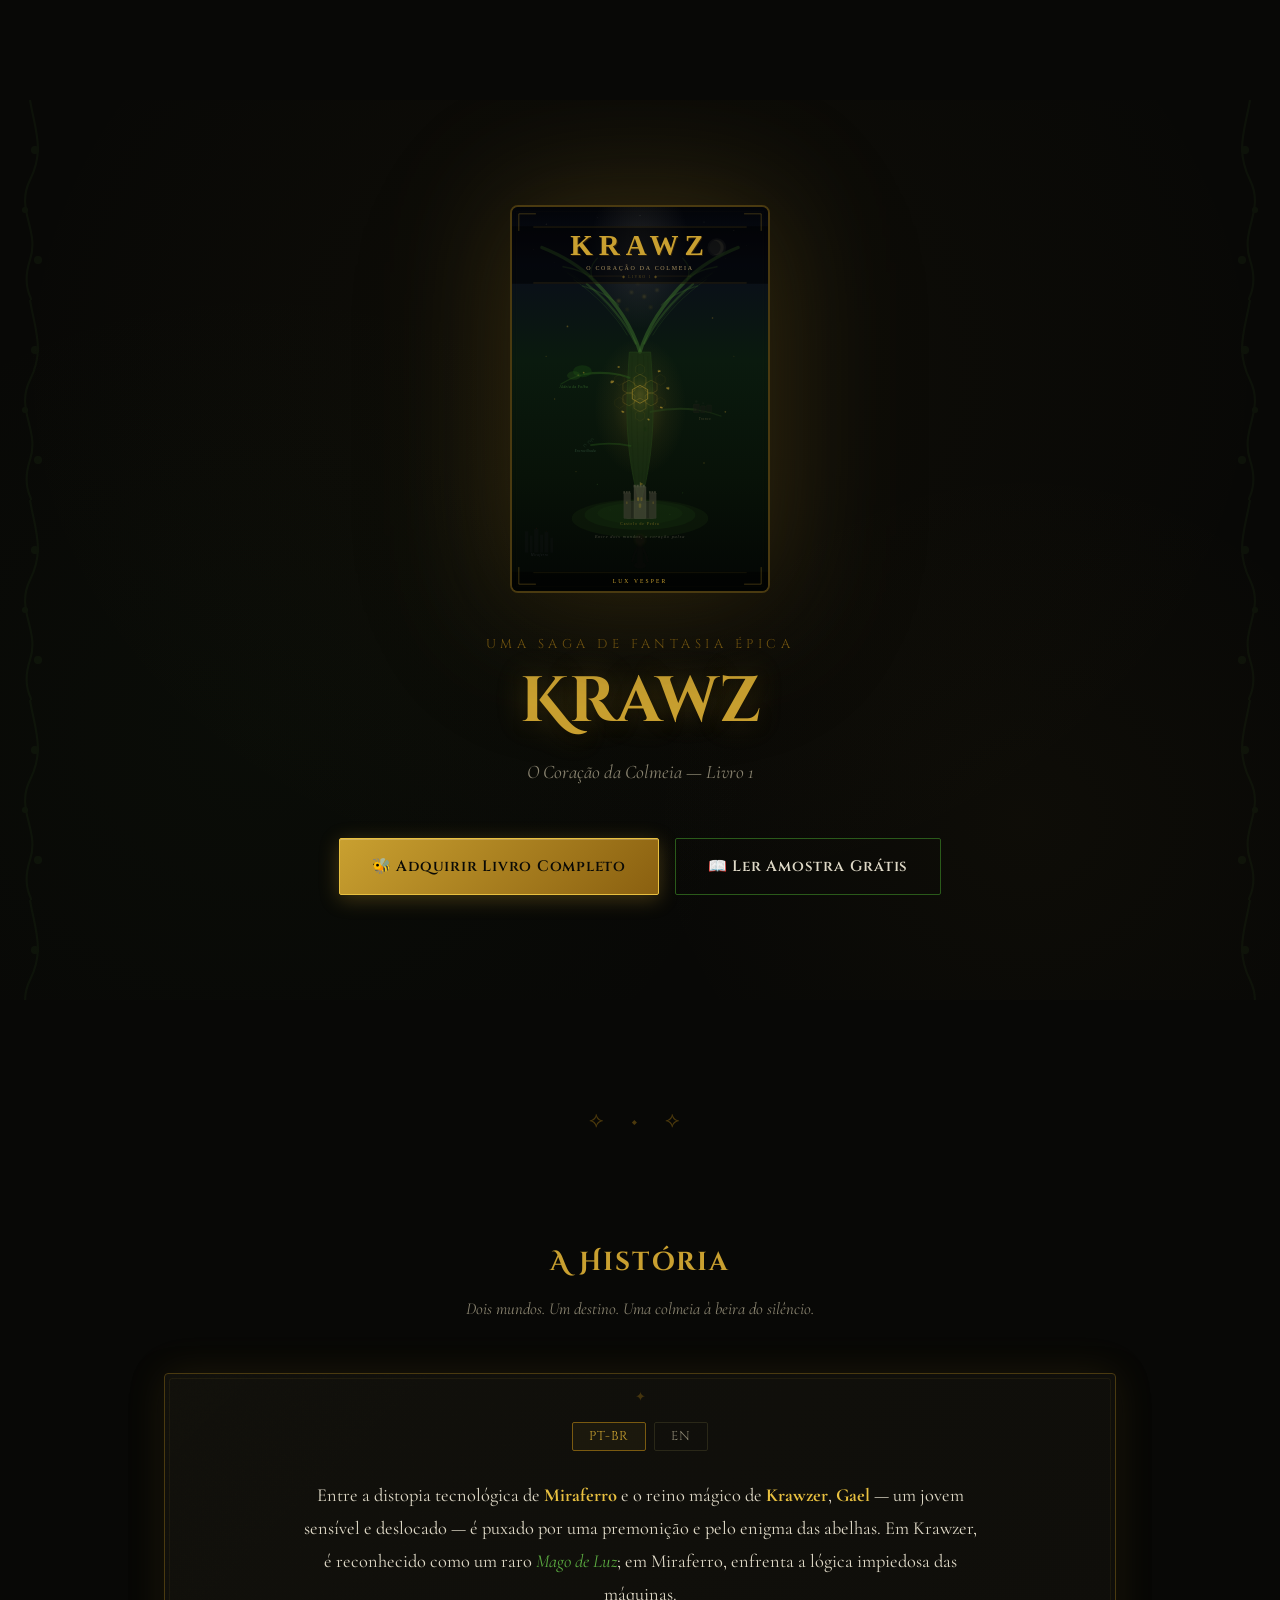
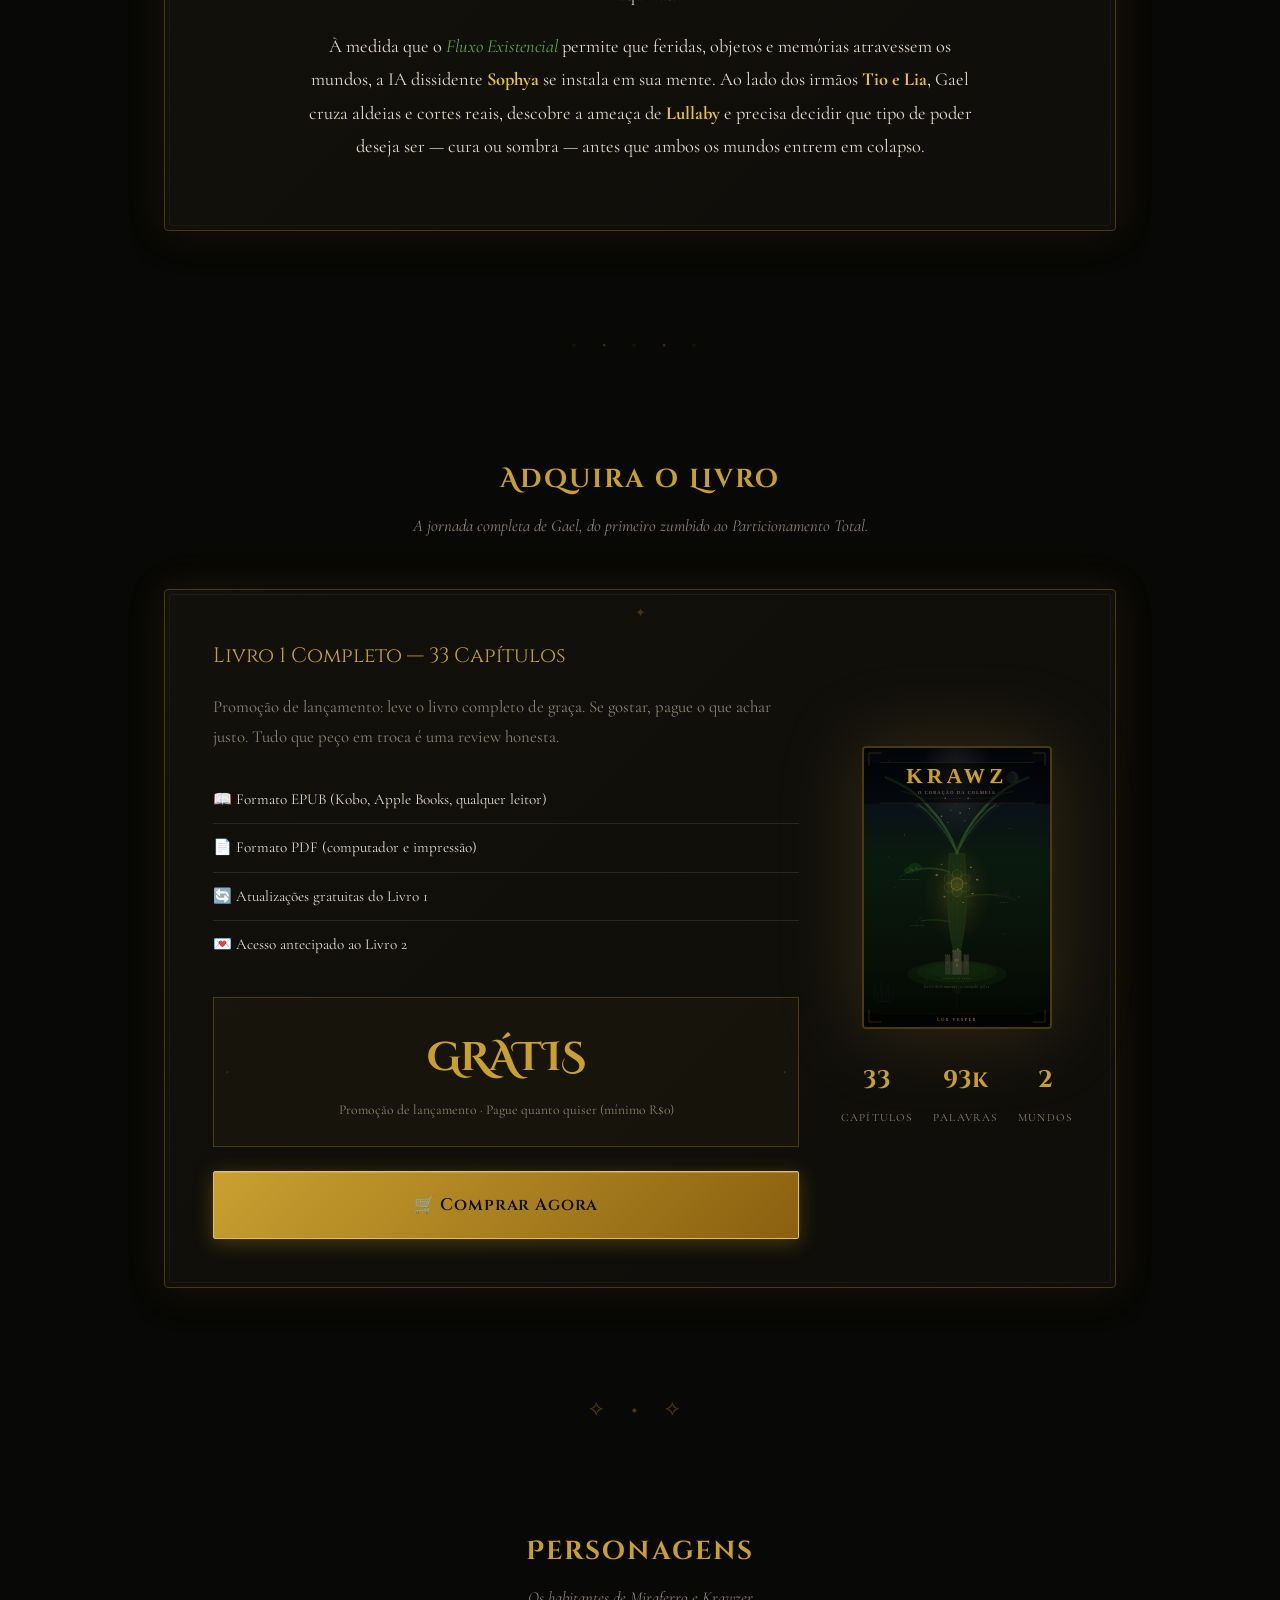
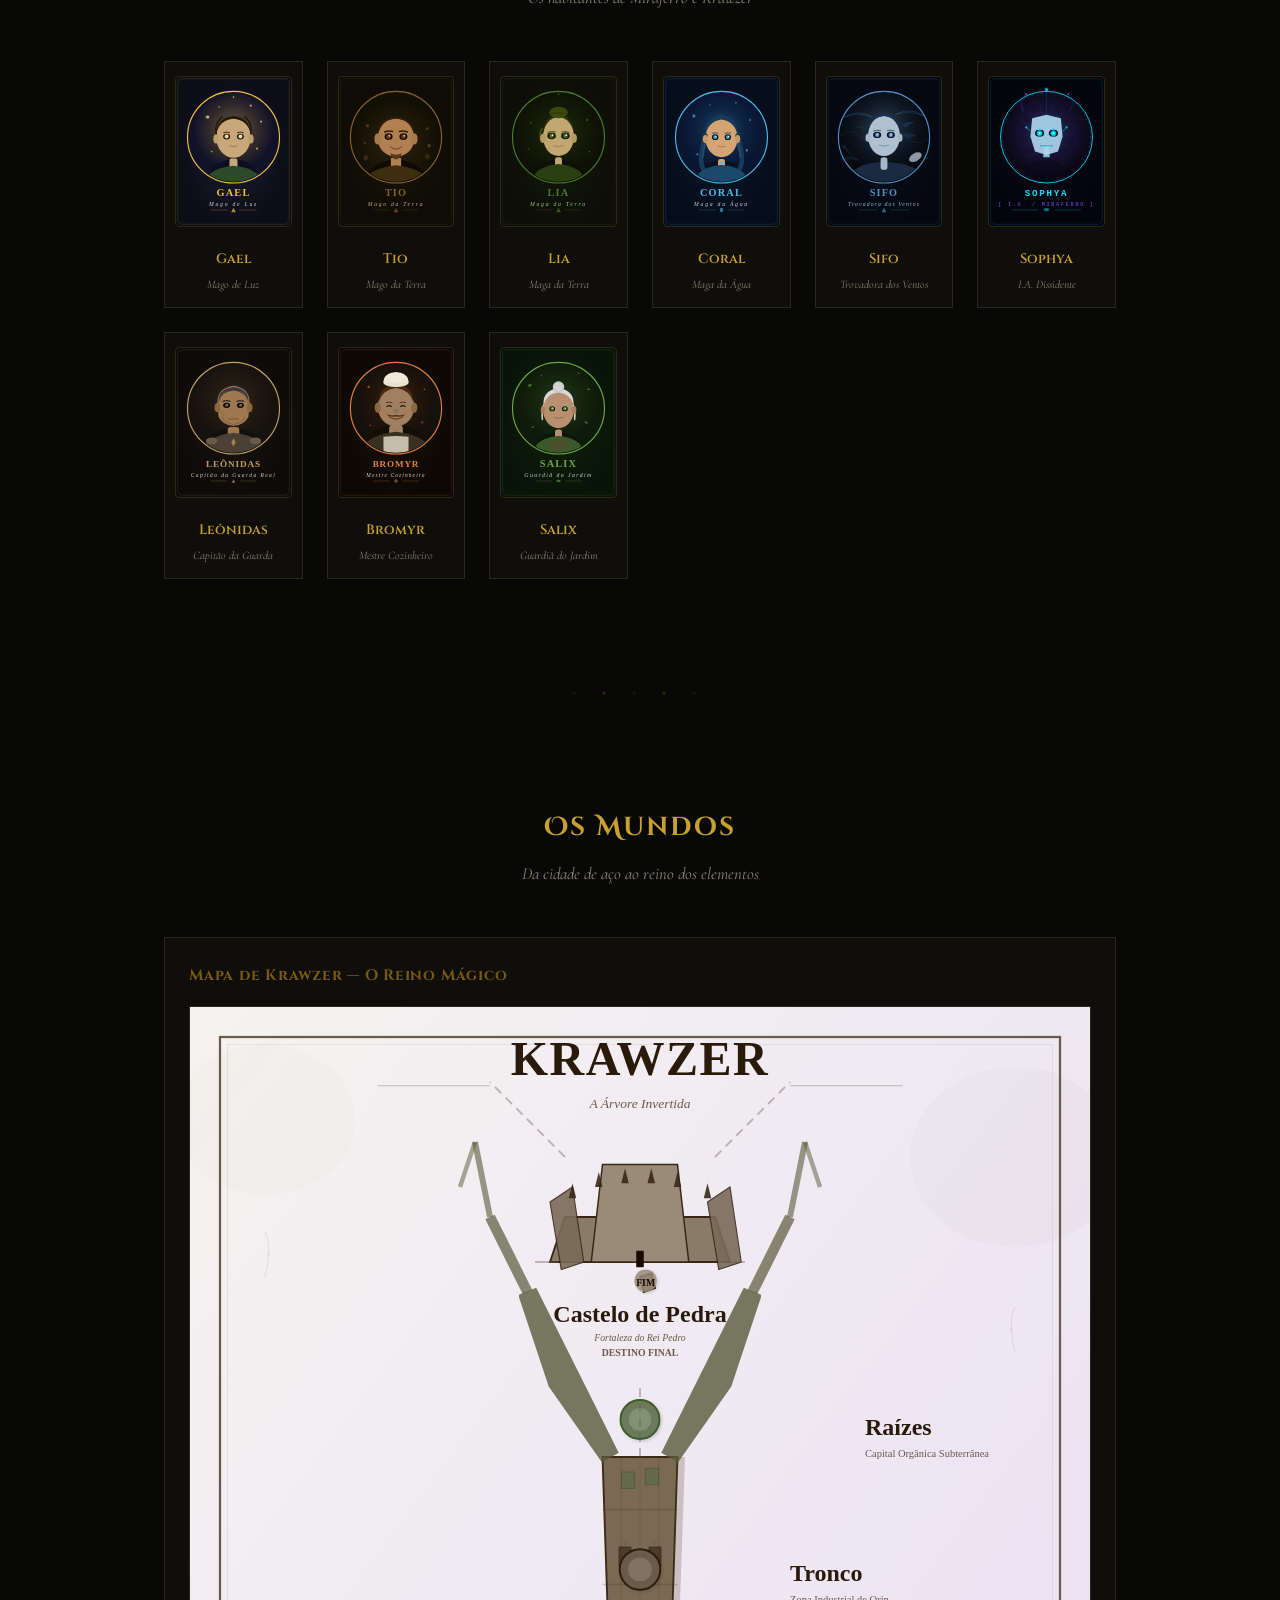
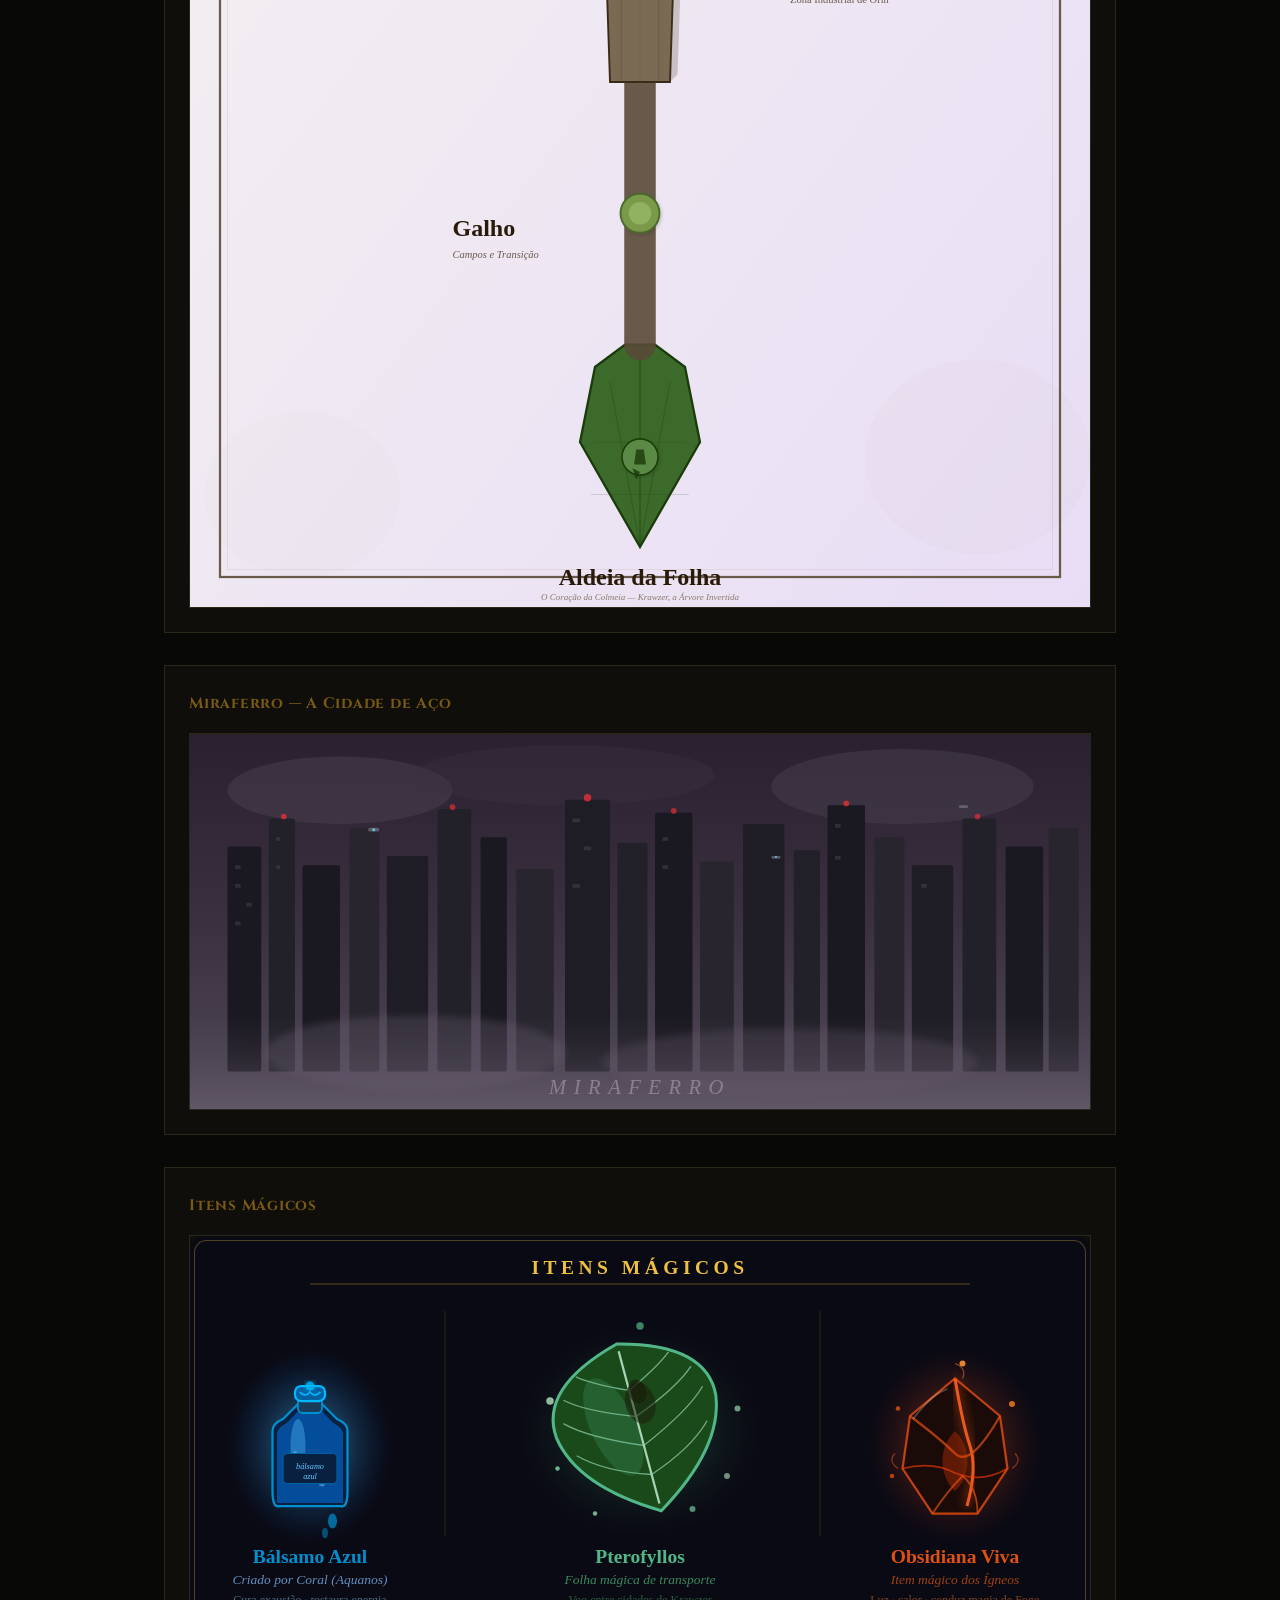
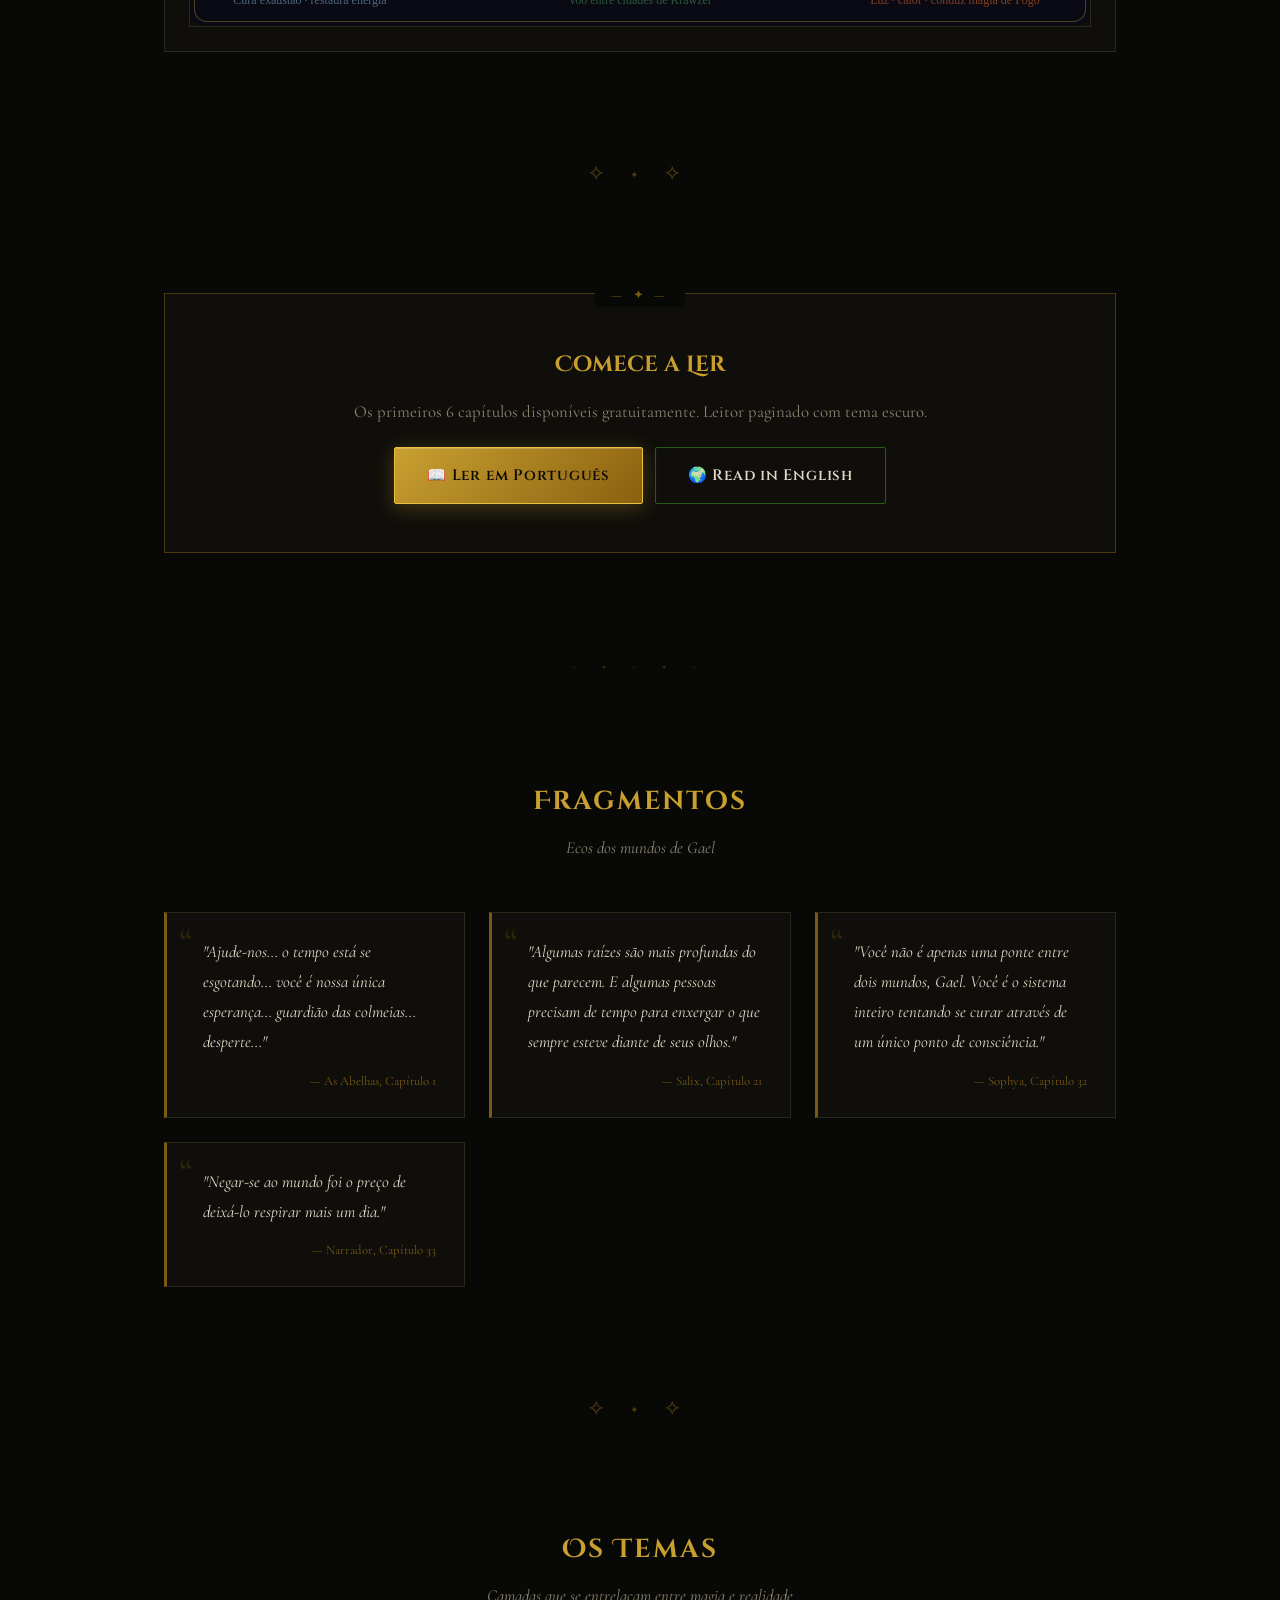
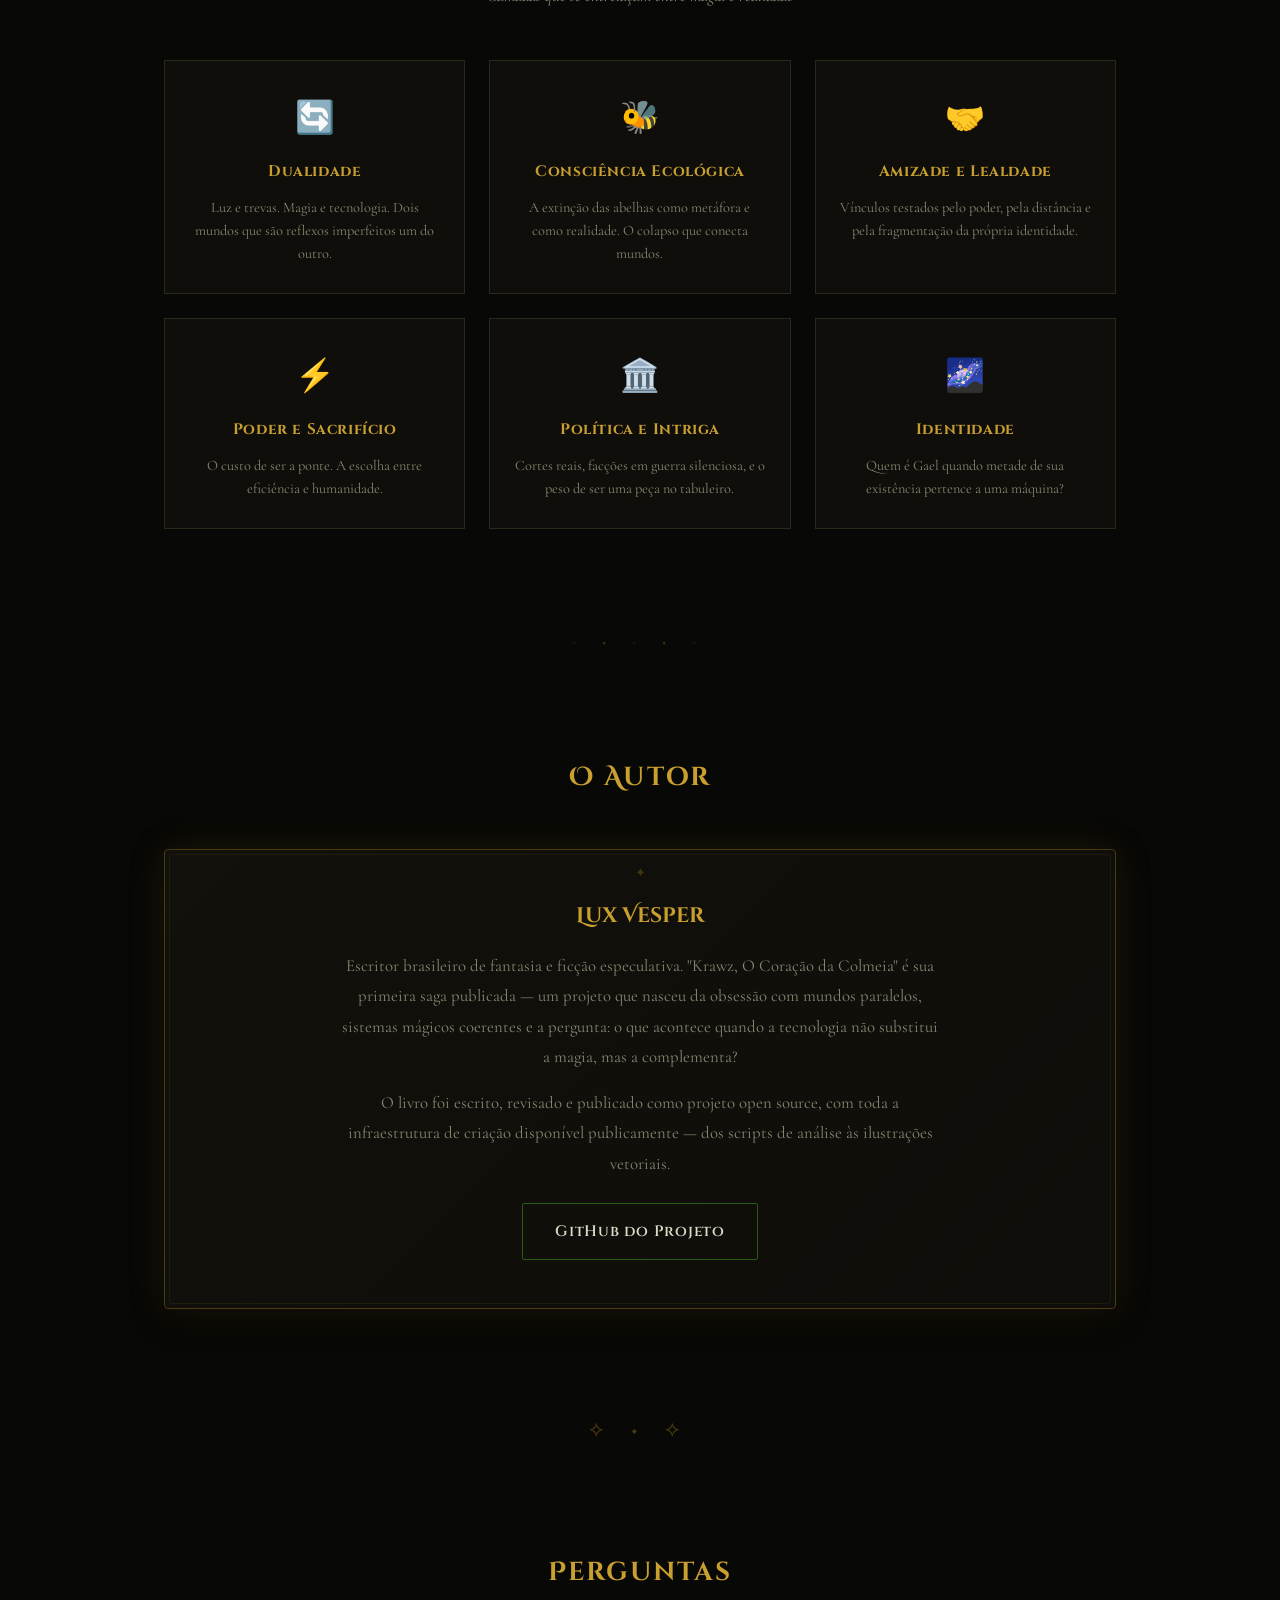
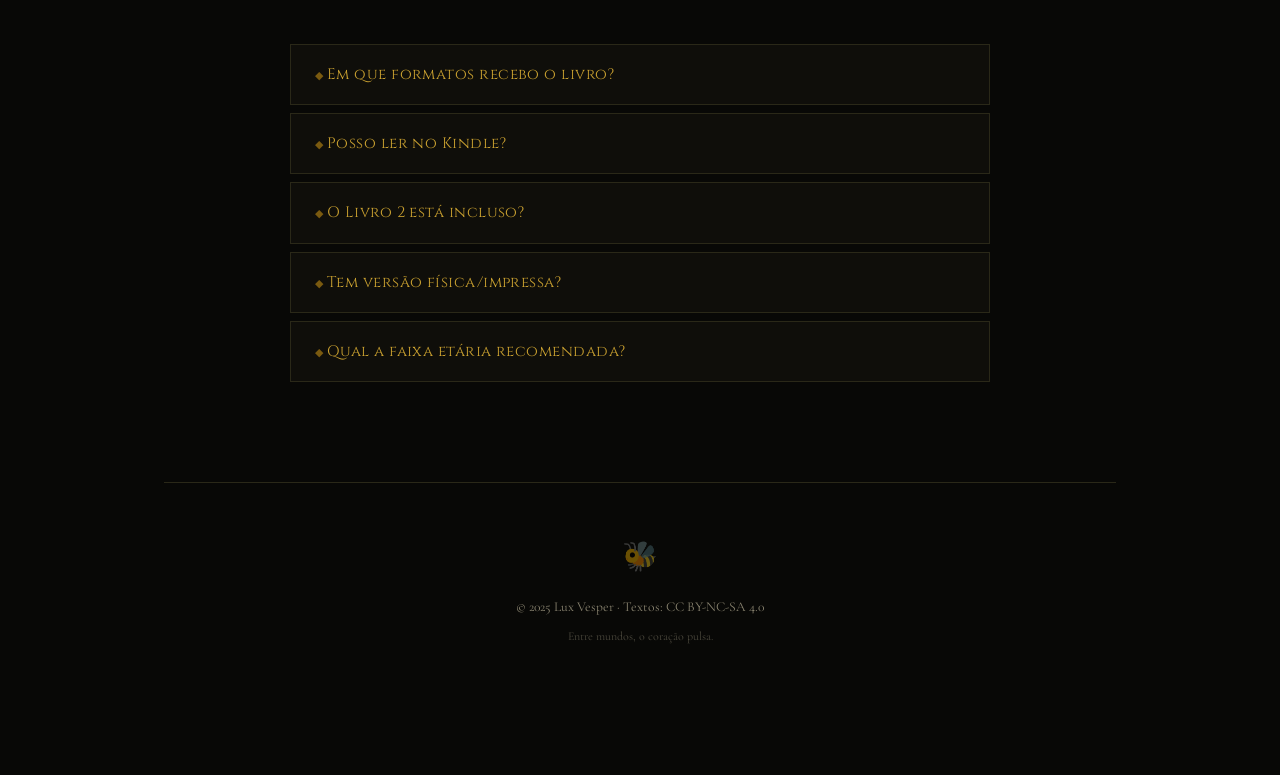
<file: index.html>
<!doctype html>
<html lang="pt-br">
  <head>
    <meta charset="utf-8" />
    <meta name="viewport" content="width=device-width, initial-scale=1" />
    <title>Krawz, O Coração da Colmeia — Livro 1</title>
    <meta name="description" content="Saga de fantasia épica entre Miraferro e Krawzer. Gael enfrenta o Fluxo Existencial e a voz de Sophya. 33 capítulos, 93.000 palavras. Por Lux Vesper." />
    <meta property="og:title" content="Krawz — O Coração da Colmeia" />
    <meta property="og:description" content="Entre dois mundos, o coração pulsa. Saga de fantasia épica por Lux Vesper. Livro 1 completo — 33 capítulos." />
    <meta property="og:type" content="book" />
    <meta property="og:url" content="https://abstrato.krawz.net/" />
    <meta property="og:image" content="https://abstrato.krawz.net/assets/og-image.png" />
    <meta property="og:image:width" content="1200" />
    <meta property="og:image:height" content="630" />
    <meta property="og:image:type" content="image/png" />
    <meta property="og:locale" content="pt_BR" />
    <meta property="og:site_name" content="Krawz — Lux Vesper" />
    <meta property="book:author" content="Lux Vesper" />
    <meta name="twitter:card" content="summary_large_image" />
    <meta name="twitter:title" content="Krawz — O Coração da Colmeia" />
    <meta name="twitter:description" content="Saga de fantasia épica. Entre Miraferro e Krawzer, dois mundos respiram pelo mesmo coração." />
    <meta name="twitter:image" content="https://abstrato.krawz.net/assets/og-image.png" />
    <meta name="theme-color" content="#0a0a06" />
    <link rel="icon" href="./assets/favicon.svg" type="image/svg+xml">
    <link rel="preconnect" href="https://fonts.googleapis.com">
    <link rel="preconnect" href="https://fonts.gstatic.com" crossorigin>
    <link href="https://fonts.googleapis.com/css2?family=Cinzel+Decorative:wght@400;700&family=Cinzel:wght@400;600;700&family=Cormorant+Garamond:ital,wght@0,400;0,500;0,600;1,400&display=swap" rel="stylesheet">
    <style>
      :root {
        --bg: #080806;
        --bg-parchment: #12110c;
        --bg-card: #0f0e0a;
        --fg: #e0dac8;
        --fg-muted: #8a8470;
        --gold: #c9a030;
        --gold-bright: #e8c040;
        --gold-dim: #7a5a10;
        --green: #3a7a2a;
        --green-glow: #5aaa40;
        --vine: #2a5a1a;
        --border: #2a2818;
        --border-ornate: #4a3a10;
        --shadow-gold: 0 0 40px rgba(201,160,48,.12);
      }

      * { box-sizing: border-box; margin: 0; padding: 0; }

      body {
        font-family: 'Cormorant Garamond', 'Georgia', serif;
        background: var(--bg);
        color: var(--fg);
        line-height: 1.8;
        overflow-x: hidden;
      }

      /* ═══ ORNAMENTAL BORDERS ═══ */
      .ornament {
        display: block;
        text-align: center;
        color: var(--gold-dim);
        font-size: 1.4rem;
        letter-spacing: .5em;
        margin: 40px auto;
        opacity: .6;
        user-select: none;
      }
      .ornament-sm {
        display: block;
        text-align: center;
        color: var(--gold-dim);
        font-size: .9rem;
        letter-spacing: .8em;
        margin: 24px auto;
        opacity: .5;
      }

      /* ═══ HERO ═══ */
      .hero {
        position: relative;
        min-height: 100vh;
        display: flex;
        flex-direction: column;
        align-items: center;
        justify-content: center;
        text-align: center;
        padding: 80px 24px;
        background:
          radial-gradient(ellipse 50% 60% at 50% 30%, rgba(201,160,48,.04), transparent),
          radial-gradient(ellipse 40% 50% at 20% 70%, rgba(58,122,42,.04), transparent),
          radial-gradient(ellipse 30% 40% at 80% 80%, rgba(201,160,48,.03), transparent),
          var(--bg);
        overflow: hidden;
      }

      /* Vines laterais decorativas */
      .hero::before, .hero::after {
        content: '';
        position: absolute;
        top: 0;
        width: 60px;
        height: 100%;
        opacity: .08;
        pointer-events: none;
        background-repeat: repeat-y;
        background-size: 60px auto;
      }
      .hero::before {
        left: 0;
        background-image: url("data:image/svg+xml,%3Csvg xmlns='http://www.w3.org/2000/svg' width='60' height='200'%3E%3Cpath d='M30,0 C35,30 45,50 30,80 C15,110 40,130 30,160 C20,190 35,200 30,200' stroke='%234a8a30' stroke-width='2' fill='none'/%3E%3Ccircle cx='35' cy='50' r='4' fill='%234a8a30'/%3E%3Ccircle cx='25' cy='110' r='3' fill='%234a8a30'/%3E%3Ccircle cx='38' cy='160' r='4' fill='%234a8a30'/%3E%3C/svg%3E");
      }
      .hero::after {
        right: 0;
        background-image: url("data:image/svg+xml,%3Csvg xmlns='http://www.w3.org/2000/svg' width='60' height='200'%3E%3Cpath d='M30,0 C25,30 15,50 30,80 C45,110 20,130 30,160 C40,190 25,200 30,200' stroke='%234a8a30' stroke-width='2' fill='none'/%3E%3Ccircle cx='25' cy='50' r='4' fill='%234a8a30'/%3E%3Ccircle cx='35' cy='110' r='3' fill='%234a8a30'/%3E%3Ccircle cx='22' cy='160' r='4' fill='%234a8a30'/%3E%3C/svg%3E");
      }

      /* Fireflies */
      .fireflies { position: absolute; inset: 0; pointer-events: none; }
      .ff {
        position: absolute;
        width: 4px; height: 4px;
        background: var(--gold);
        border-radius: 50%;
        box-shadow: 0 0 8px var(--gold), 0 0 16px var(--gold-dim);
        animation: ffloat 7s ease-in-out infinite;
        opacity: 0;
      }
      .ff:nth-child(1){left:12%;top:25%;animation-delay:0s;animation-duration:8s}
      .ff:nth-child(2){left:78%;top:18%;animation-delay:1.5s;animation-duration:6s}
      .ff:nth-child(3){left:35%;top:65%;animation-delay:3s;animation-duration:9s}
      .ff:nth-child(4){left:88%;top:60%;animation-delay:4.5s;animation-duration:7s}
      .ff:nth-child(5){left:22%;top:80%;animation-delay:2s;animation-duration:10s}
      .ff:nth-child(6){left:55%;top:35%;animation-delay:5.5s;animation-duration:6.5s}
      .ff:nth-child(7){left:65%;top:75%;animation-delay:1s;animation-duration:8.5s}
      .ff:nth-child(8){left:45%;top:15%;animation-delay:6s;animation-duration:7.5s}
      @keyframes ffloat {
        0%,100%{opacity:0;transform:translateY(0) scale(.8)}
        25%{opacity:.9;transform:translateY(-12px) scale(1.2)}
        50%{opacity:.5;transform:translateY(-25px) scale(1)}
        75%{opacity:.8;transform:translateY(-15px) scale(1.1)}
      }

      .hero-cover {
        width: clamp(180px, 25vw, 260px);
        filter: drop-shadow(0 0 60px rgba(201,160,48,.25)) drop-shadow(0 20px 40px rgba(0,0,0,.6));
        margin-bottom: 2.5rem;
        border-radius: 8px;
        border: 2px solid var(--border-ornate);
        animation: pulse-glow 5s ease-in-out infinite;
      }
      @keyframes pulse-glow {
        0%,100%{filter:drop-shadow(0 0 60px rgba(201,160,48,.25)) drop-shadow(0 20px 40px rgba(0,0,0,.6))}
        50%{filter:drop-shadow(0 0 80px rgba(201,160,48,.35)) drop-shadow(0 20px 40px rgba(0,0,0,.6))}
      }

      .hero-subtitle {
        font-family: 'Cinzel', serif;
        font-size: .8rem;
        letter-spacing: .35em;
        text-transform: uppercase;
        color: var(--gold-dim);
        margin-bottom: 10px;
      }
      .hero h1 {
        font-family: 'Cinzel Decorative', serif;
        font-size: clamp(2.4rem, 5.5vw, 4rem);
        font-weight: 700;
        color: var(--gold);
        text-shadow: 0 0 30px rgba(201,160,48,.3), 0 4px 12px rgba(0,0,0,.5);
        margin-bottom: 16px;
        line-height: 1.15;
      }
      .hero-tagline {
        font-size: 1.2rem;
        color: var(--fg-muted);
        font-style: italic;
        max-width: 520px;
        margin-bottom: 3rem;
      }
      .hero-cta { display: flex; gap: 16px; flex-wrap: wrap; justify-content: center; }

      /* Buttons */
      .btn {
        display: inline-flex; align-items: center; gap: 8px;
        padding: 14px 32px;
        font-family: 'Cinzel', serif;
        font-size: .95rem; font-weight: 600;
        text-decoration: none;
        transition: all .3s ease;
        letter-spacing: .05em;
        border-radius: 2px;
        position: relative;
      }
      .btn-gold {
        background: linear-gradient(135deg, var(--gold) 0%, #8a6010 100%);
        color: #0a0a06;
        border: 1px solid var(--gold-bright);
        box-shadow: 0 4px 20px rgba(201,160,48,.3), inset 0 1px 0 rgba(255,255,255,.2);
      }
      .btn-gold:hover {
        transform: translateY(-2px);
        box-shadow: 0 8px 32px rgba(201,160,48,.5), inset 0 1px 0 rgba(255,255,255,.3);
      }
      .btn-vine {
        background: transparent;
        color: var(--fg);
        border: 1px solid var(--vine);
      }
      .btn-vine:hover {
        border-color: var(--green-glow);
        color: var(--green-glow);
        box-shadow: 0 0 20px rgba(90,170,64,.15);
      }

      /* ═══ CONTENT ═══ */
      .content { max-width: 1000px; margin: 0 auto; padding: 0 24px 80px; }
      section { margin: 100px 0; }

      /* Section headers */
      .sec-header {
        text-align: center;
        margin-bottom: 48px;
      }
      .sec-header h2 {
        font-family: 'Cinzel Decorative', serif;
        font-size: 1.6rem;
        color: var(--gold);
        letter-spacing: .08em;
        margin-bottom: 8px;
      }
      .sec-header p {
        color: var(--fg-muted);
        font-style: italic;
        font-size: 1.05rem;
      }

      /* ═══ PARCHMENT CARD ═══ */
      .parchment {
        background:
          linear-gradient(135deg, rgba(18,17,12,.95), rgba(15,14,10,.98)),
          url("data:image/svg+xml,%3Csvg xmlns='http://www.w3.org/2000/svg' width='100' height='100'%3E%3Cfilter id='n'%3E%3CfeTurbulence baseFrequency='.7' numOctaves='3'/%3E%3C/filter%3E%3Crect width='100' height='100' filter='url(%23n)' opacity='.03'/%3E%3C/svg%3E");
        border: 1px solid var(--border-ornate);
        border-radius: 4px;
        padding: 48px;
        position: relative;
        box-shadow: var(--shadow-gold), 0 8px 32px rgba(0,0,0,.4);
      }
      .parchment::before {
        content: '';
        position: absolute;
        inset: 4px;
        border: 1px solid rgba(201,160,48,.08);
        border-radius: 3px;
        pointer-events: none;
      }
      /* Corner ornaments */
      .parchment::after {
        content: '✦';
        position: absolute;
        top: 12px; left: 50%;
        transform: translateX(-50%);
        color: var(--gold-dim);
        font-size: .8rem;
        opacity: .5;
      }

      /* ═══ SYNOPSIS ═══ */
      .synopsis-text { font-size: 1.15rem; max-width: 680px; margin: 0 auto; text-align: center; }
      .synopsis-text p { margin-bottom: 1.2rem; }
      .synopsis-text strong { color: var(--gold-bright); }
      .synopsis-text em { color: var(--green-glow); }

      .lang-toggle { display: flex; justify-content: center; gap: 8px; margin-bottom: 28px; }
      .lang-btn {
        background: transparent; border: 1px solid var(--border);
        color: var(--fg-muted); padding: 5px 16px; border-radius: 2px;
        cursor: pointer; font-family: 'Cinzel', serif; font-size: .8rem;
        letter-spacing: .06em; transition: all .2s;
      }
      .lang-btn.active { border-color: var(--gold-dim); color: var(--gold); background: rgba(201,160,48,.06); }

      /* ═══ BUY SECTION ═══ */
      .buy-grid { display: grid; grid-template-columns: 1fr 220px; gap: 3rem; align-items: center; }
      .buy-headline { font-family: 'Cinzel', serif; font-size: 1.3rem; color: var(--gold); margin-bottom: 16px; }
      .buy-desc { color: var(--fg-muted); margin-bottom: 24px; font-size: 1.05rem; }
      .buy-features { list-style: none; margin-bottom: 28px; }
      .buy-features li { padding: 10px 0; border-bottom: 1px solid var(--border); font-size: .95rem; }
      .buy-features li:last-child { border-bottom: none; }
      .buy-price-box {
        text-align: center; padding: 24px; margin: 24px 0;
        border: 1px solid var(--border-ornate);
        background: rgba(201,160,48,.03);
        position: relative;
      }
      .buy-price-box::before, .buy-price-box::after {
        content: '◆';
        position: absolute; top: 50%; color: var(--gold-dim); font-size: .6rem; opacity: .5;
        transform: translateY(-50%);
      }
      .buy-price-box::before { left: 12px; }
      .buy-price-box::after { right: 12px; }
      .price-val { display: block; font-family: 'Cinzel Decorative', serif; font-size: 2.5rem; color: var(--gold); font-weight: 700; }
      .price-sub { font-size: .85rem; color: var(--fg-muted); margin-top: 4px; display: block; }
      .buy-cta { text-align: center; margin-top: 20px; }
      .buy-cta .btn-gold { width: 100%; justify-content: center; padding: 18px; font-size: 1.05rem; }
      .buy-aside { text-align: center; }
      .buy-aside img {
        width: 190px;
        filter: drop-shadow(0 0 40px rgba(201,160,48,.2));
        border: 2px solid var(--border-ornate);
        border-radius: 4px;
        margin-bottom: 20px;
      }
      .buy-stats { display: flex; gap: 20px; justify-content: center; }
      .buy-stat { text-align: center; }
      .buy-stat-n { display: block; font-family: 'Cinzel', serif; font-size: 1.5rem; color: var(--gold); font-weight: 700; }
      .buy-stat-l { font-size: .7rem; color: var(--fg-muted); text-transform: uppercase; letter-spacing: .1em; }

      /* ═══ CHARACTERS ═══ */
      .char-grid { display: grid; grid-template-columns: repeat(auto-fit, minmax(130px, 1fr)); gap: 1.5rem; }
      .char-card {
        background: var(--bg-card);
        border: 1px solid var(--border);
        padding: 14px 10px 12px;
        text-align: center;
        transition: all .3s ease;
        position: relative;
      }
      .char-card::before {
        content: '';
        position: absolute;
        top: 0; left: 20%; right: 20%;
        height: 1px;
        background: linear-gradient(90deg, transparent, var(--gold-dim), transparent);
        opacity: 0;
        transition: opacity .3s;
      }
      .char-card:hover { border-color: var(--border-ornate); transform: translateY(-4px); box-shadow: var(--shadow-gold); }
      .char-card:hover::before { opacity: 1; }
      .char-card img { width: 100%; border-radius: 4px; border: 1px solid var(--border); }
      .char-name { margin-top: 10px; font-family: 'Cinzel', serif; font-size: .85rem; color: var(--gold); font-weight: 600; }
      .char-role { font-size: .72rem; color: var(--fg-muted); font-style: italic; margin-top: 3px; }

      /* ═══ GALLERY ═══ */
      .gallery-item {
        background: var(--bg-card);
        border: 1px solid var(--border);
        padding: 24px;
        margin-top: 32px;
      }
      .gallery-item h3 { font-family: 'Cinzel', serif; color: var(--gold-dim); font-size: .95rem; margin-bottom: 16px; letter-spacing: .05em; }
      .gallery-item .img-wrap { overflow-x: auto; border: 1px solid var(--border); }
      .gallery-item img { width: 100%; min-width: 460px; display: block; }

      /* ═══ READ CTA ═══ */
      .read-cta {
        text-align: center;
        padding: 48px 32px;
        border: 1px solid var(--border-ornate);
        background: var(--bg-card);
        position: relative;
      }
      .read-cta::before {
        content: '— ✦ —';
        position: absolute;
        top: -10px; left: 50%;
        transform: translateX(-50%);
        background: var(--bg);
        padding: 0 16px;
        color: var(--gold-dim);
        font-size: .8rem;
        letter-spacing: .3em;
      }
      .read-cta p { color: var(--fg-muted); margin-bottom: 20px; font-size: 1.05rem; }
      .read-cta .btn-row { display: flex; gap: 12px; justify-content: center; flex-wrap: wrap; }

      /* ═══ FOOTER ═══ */
      footer {
        text-align: center;
        padding: 48px 24px;
        color: var(--fg-muted);
        font-size: .85rem;
        border-top: 1px solid var(--border);
        position: relative;
      }
      footer::before {
        content: '🐝';
        display: block;
        font-size: 1.8rem;
        margin-bottom: 12px;
        opacity: .4;
      }

      /* ═══ QUOTES ═══ */
      .quotes-grid { display: grid; grid-template-columns: repeat(auto-fit, minmax(280px, 1fr)); gap: 1.5rem; }
      .book-quote {
        background: var(--bg-card);
        border: 1px solid var(--border);
        border-left: 3px solid var(--gold-dim);
        padding: 24px 28px;
        position: relative;
        font-style: italic;
      }
      .book-quote::before {
        content: '\201C';
        position: absolute;
        top: 8px; left: 12px;
        font-size: 2.5rem;
        color: var(--gold-dim);
        opacity: .3;
        font-style: normal;
        line-height: 1;
      }
      .book-quote p { font-size: 1.05rem; margin-bottom: 12px; padding-left: 8px; }
      .book-quote cite { font-size: .8rem; color: var(--gold-dim); font-style: normal; display: block; text-align: right; }

      /* ═══ THEMES ═══ */
      .themes-grid { display: grid; grid-template-columns: repeat(auto-fit, minmax(260px, 1fr)); gap: 1.5rem; }
      .theme-card {
        background: var(--bg-card);
        border: 1px solid var(--border);
        padding: 28px 24px;
        text-align: center;
        transition: all .3s ease;
      }
      .theme-card:hover { border-color: var(--border-ornate); box-shadow: var(--shadow-gold); }
      .theme-icon { font-size: 2rem; display: block; margin-bottom: 12px; }
      .theme-card h3 { font-family: 'Cinzel', serif; color: var(--gold); font-size: .95rem; margin-bottom: 10px; letter-spacing: .04em; }
      .theme-card p { font-size: .9rem; color: var(--fg-muted); line-height: 1.6; }

      /* ═══ AUTHOR ═══ */
      .author-section { text-align: center; }
      .author-content h3 { font-family: 'Cinzel Decorative', serif; font-size: 1.3rem; color: var(--gold); margin-bottom: 16px; }
      .author-content p { font-size: 1.05rem; color: var(--fg-muted); max-width: 600px; margin: 0 auto 16px; }
      .author-links { margin-top: 24px; }

      /* ═══ FAQ ═══ */
      .faq-list { max-width: 700px; margin: 0 auto; }
      .faq-item {
        border: 1px solid var(--border);
        margin-bottom: 8px;
        background: var(--bg-card);
      }
      .faq-item summary {
        padding: 16px 24px;
        cursor: pointer;
        font-family: 'Cinzel', serif;
        font-size: .95rem;
        color: var(--gold);
        letter-spacing: .03em;
        transition: color .2s;
        list-style: none;
      }
      .faq-item summary::-webkit-details-marker { display: none; }
      .faq-item summary::before { content: '◆ '; color: var(--gold-dim); font-size: .7rem; }
      .faq-item[open] summary { border-bottom: 1px solid var(--border); }
      .faq-item[open] summary::before { content: '◇ '; }
      .faq-item p { padding: 16px 24px; font-size: .95rem; color: var(--fg-muted); line-height: 1.7; }

      /* ═══ RESPONSIVE ═══ */
      @media (max-width: 768px) {
        .hero { min-height: 90vh; padding: 60px 20px; }
        .hero::before, .hero::after { display: none; }
        .content { padding: 0 16px 60px; }
        section { margin: 60px 0; }
        .parchment { padding: 28px 20px; }
        .buy-grid { grid-template-columns: 1fr; }
        .buy-aside { order: -1; }
        .buy-aside img { width: 150px; }
        .char-grid { grid-template-columns: repeat(auto-fit, minmax(105px, 1fr)); gap: 1rem; }
      }
    </style>
  </head>
  <body>

    <!-- ═══ HERO ═══ -->
    <section class="hero">
      <div class="fireflies">
        <div class="ff"></div><div class="ff"></div><div class="ff"></div><div class="ff"></div>
        <div class="ff"></div><div class="ff"></div><div class="ff"></div><div class="ff"></div>
      </div>
      <img src="./assets/illustrations/capa.svg" alt="Capa" class="hero-cover"/>
      <p class="hero-subtitle">Uma Saga de Fantasia Épica</p>
      <h1>Krawz</h1>
      <p class="hero-tagline">O Coração da Colmeia — Livro 1</p>
      <div class="hero-cta">
        <a href="https://lukixplayer.gumroad.com/l/ocoracaodacomeia" class="btn btn-gold">🐝 Adquirir Livro Completo</a>
        <a href="reader.html" class="btn btn-vine">📖 Ler Amostra Grátis</a>
      </div>
    </section>

    <div class="content">

      <span class="ornament">⟡ ◆ ⟡</span>

      <!-- ═══ SINOPSE ═══ -->
      <section>
        <div class="sec-header">
          <h2>A História</h2>
          <p>Dois mundos. Um destino. Uma colmeia à beira do silêncio.</p>
        </div>
        <div class="parchment">
          <div class="lang-toggle">
            <button class="lang-btn active" id="btnPT">PT-BR</button>
            <button class="lang-btn" id="btnEN">EN</button>
          </div>
          <div class="synopsis-text" id="synPT">
            <p>Entre a distopia tecnológica de <strong>Miraferro</strong> e o reino mágico de <strong>Krawzer</strong>, <strong>Gael</strong> — um jovem sensível e deslocado — é puxado por uma premonição e pelo enigma das abelhas. Em Krawzer, é reconhecido como um raro <em>Mago de Luz</em>; em Miraferro, enfrenta a lógica impiedosa das máquinas.</p>
            <p>À medida que o <em>Fluxo Existencial</em> permite que feridas, objetos e memórias atravessem os mundos, a IA dissidente <strong>Sophya</strong> se instala em sua mente. Ao lado dos irmãos <strong>Tio e Lia</strong>, Gael cruza aldeias e cortes reais, descobre a ameaça de <strong>Lullaby</strong> e precisa decidir que tipo de poder deseja ser — cura ou sombra — antes que ambos os mundos entrem em colapso.</p>
          </div>
          <div class="synopsis-text" id="synEN" hidden>
            <p>Between the techno-dystopia of <strong>Ironsight</strong> and the elemental realm of <strong>Krawzer</strong>, <strong>Gael</strong> — a sensitive, out-of-place teenager — is pulled by a premonition and the mystery of the bees. In Krawzer he is hailed as a rare <em>Light-Mage</em>; in Ironsight he faces the cold logic of machines.</p>
            <p>As the <em>Existential Flow</em> lets wounds, objects, and memories bleed across realities, the dissident AI <strong>Sophya</strong> takes root in his mind. With the twins <strong>Tio and Lia</strong>, Gael crosses villages and royal courts, uncovers the threat of <strong>Lullaby</strong> and must decide what kind of power he will become — healing or shadow — before both worlds collapse.</p>
          </div>
        </div>
      </section>

      <span class="ornament-sm">◇ ◆ ◇ ◆ ◇</span>

      <!-- ═══ COMPRA ═══ -->
      <section id="comprar">
        <div class="sec-header">
          <h2>Adquira o Livro</h2>
          <p>A jornada completa de Gael, do primeiro zumbido ao Particionamento Total.</p>
        </div>
        <div class="parchment">
          <div class="buy-grid">
            <div>
              <p class="buy-headline">Livro 1 Completo — 33 Capítulos</p>
              <p class="buy-desc">Promoção de lançamento: leve o livro completo de graça. Se gostar, pague o que achar justo. Tudo que peço em troca é uma review honesta.</p>
              <ul class="buy-features">
                <li>📖 Formato EPUB (Kobo, Apple Books, qualquer leitor)</li>
                <li>📄 Formato PDF (computador e impressão)</li>
                <li>🔄 Atualizações gratuitas do Livro 1</li>
                <li>💌 Acesso antecipado ao Livro 2</li>
              </ul>
              <div class="buy-price-box">
                <span class="price-val">GRÁTIS</span>
                <span class="price-sub">Promoção de lançamento · Pague quanto quiser (mínimo R$0)</span>
              </div>
              <div class="buy-cta">
                <a href="https://lukixplayer.gumroad.com/l/ocoracaodacomeia" class="btn btn-gold">🛒 Comprar Agora</a>
              </div>
            </div>
            <div class="buy-aside">
              <img src="./assets/illustrations/capa.svg" alt="Capa"/>
              <div class="buy-stats">
                <div class="buy-stat"><span class="buy-stat-n">33</span><span class="buy-stat-l">Capítulos</span></div>
                <div class="buy-stat"><span class="buy-stat-n">93k</span><span class="buy-stat-l">Palavras</span></div>
                <div class="buy-stat"><span class="buy-stat-n">2</span><span class="buy-stat-l">Mundos</span></div>
              </div>
            </div>
          </div>
        </div>
      </section>

      <span class="ornament">⟡ ◆ ⟡</span>

      <!-- ═══ PERSONAGENS ═══ -->
      <section>
        <div class="sec-header">
          <h2>Personagens</h2>
          <p>Os habitantes de Miraferro e Krawzer</p>
        </div>
        <div class="char-grid">
          <div class="char-card"><img src="./assets/illustrations/characters/gael.svg" alt="Gael" loading="lazy"/><div class="char-name">Gael</div><div class="char-role">Mago de Luz</div></div>
          <div class="char-card"><img src="./assets/illustrations/characters/tio.svg" alt="Tio" loading="lazy"/><div class="char-name">Tio</div><div class="char-role">Mago da Terra</div></div>
          <div class="char-card"><img src="./assets/illustrations/characters/lia.svg" alt="Lia" loading="lazy"/><div class="char-name">Lia</div><div class="char-role">Maga da Terra</div></div>
          <div class="char-card"><img src="./assets/illustrations/characters/coral.svg" alt="Coral" loading="lazy"/><div class="char-name">Coral</div><div class="char-role">Maga da Água</div></div>
          <div class="char-card"><img src="./assets/illustrations/characters/sifo.svg" alt="Sifo" loading="lazy"/><div class="char-name">Sifo</div><div class="char-role">Trovadora dos Ventos</div></div>
          <div class="char-card"><img src="./assets/illustrations/characters/sophya.svg" alt="Sophya" loading="lazy"/><div class="char-name">Sophya</div><div class="char-role">I.A. Dissidente</div></div>
          <div class="char-card"><img src="./assets/illustrations/characters/leonidas.svg" alt="Leônidas" loading="lazy"/><div class="char-name">Leônidas</div><div class="char-role">Capitão da Guarda</div></div>
          <div class="char-card"><img src="./assets/illustrations/characters/bromyr.svg" alt="Bromyr" loading="lazy"/><div class="char-name">Bromyr</div><div class="char-role">Mestre Cozinheiro</div></div>
          <div class="char-card"><img src="./assets/illustrations/characters/salix.svg" alt="Salix" loading="lazy"/><div class="char-name">Salix</div><div class="char-role">Guardiã do Jardim</div></div>
        </div>
      </section>

      <span class="ornament-sm">◇ ◆ ◇ ◆ ◇</span>

      <!-- ═══ MUNDOS ═══ -->
      <section>
        <div class="sec-header">
          <h2>Os Mundos</h2>
          <p>Da cidade de aço ao reino dos elementos</p>
        </div>
        <div class="gallery-item">
          <h3>Mapa de Krawzer — O Reino Mágico</h3>
          <div class="img-wrap"><img src="./assets/illustrations/maps/krawzer.svg" alt="Mapa de Krawzer" loading="lazy"/></div>
        </div>
        <div class="gallery-item">
          <h3>Miraferro — A Cidade de Aço</h3>
          <div class="img-wrap"><img src="./assets/illustrations/scenes/miraferro-cityscape.svg" alt="Miraferro" loading="lazy"/></div>
        </div>
        <div class="gallery-item">
          <h3>Itens Mágicos</h3>
          <div class="img-wrap"><img src="./assets/illustrations/objects/objetos-magicos.svg" alt="Itens Mágicos" loading="lazy"/></div>
        </div>
      </section>

      <span class="ornament">⟡ ◆ ⟡</span>

      <!-- ═══ LEITURA ═══ -->
      <section>
        <div class="read-cta">
          <h2 class="sec-header" style="margin-bottom:12px"><span style="font-family:'Cinzel Decorative',serif;font-size:1.4rem;color:var(--gold)">Comece a Ler</span></h2>
          <p>Os primeiros 6 capítulos disponíveis gratuitamente. Leitor paginado com tema escuro.</p>
          <div class="btn-row">
            <a href="reader.html" class="btn btn-gold">📖 Ler em Português</a>
            <a href="reader.html?lang=en" class="btn btn-vine">🌍 Read in English</a>
          </div>
        </div>
      </section>

      <span class="ornament-sm">◇ ◆ ◇ ◆ ◇</span>

      <!-- ═══ CITAÇÕES DO LIVRO ═══ -->
      <section>
        <div class="sec-header">
          <h2>Fragmentos</h2>
          <p>Ecos dos mundos de Gael</p>
        </div>
        <div class="quotes-grid">
          <blockquote class="book-quote">
            <p>"Ajude-nos... o tempo está se esgotando... você é nossa única esperança... guardião das colmeias... desperte..."</p>
            <cite>— As Abelhas, Capítulo 1</cite>
          </blockquote>
          <blockquote class="book-quote">
            <p>"Algumas raízes são mais profundas do que parecem. E algumas pessoas precisam de tempo para enxergar o que sempre esteve diante de seus olhos."</p>
            <cite>— Salix, Capítulo 21</cite>
          </blockquote>
          <blockquote class="book-quote">
            <p>"Você não é apenas uma ponte entre dois mundos, Gael. Você é o sistema inteiro tentando se curar através de um único ponto de consciência."</p>
            <cite>— Sophya, Capítulo 32</cite>
          </blockquote>
          <blockquote class="book-quote">
            <p>"Negar-se ao mundo foi o preço de deixá-lo respirar mais um dia."</p>
            <cite>— Narrador, Capítulo 33</cite>
          </blockquote>
        </div>
      </section>

      <span class="ornament">⟡ ◆ ⟡</span>

      <!-- ═══ TEMAS ═══ -->
      <section>
        <div class="sec-header">
          <h2>Os Temas</h2>
          <p>Camadas que se entrelaçam entre magia e realidade</p>
        </div>
        <div class="themes-grid">
          <div class="theme-card">
            <span class="theme-icon">🔄</span>
            <h3>Dualidade</h3>
            <p>Luz e trevas. Magia e tecnologia. Dois mundos que são reflexos imperfeitos um do outro.</p>
          </div>
          <div class="theme-card">
            <span class="theme-icon">🐝</span>
            <h3>Consciência Ecológica</h3>
            <p>A extinção das abelhas como metáfora e como realidade. O colapso que conecta mundos.</p>
          </div>
          <div class="theme-card">
            <span class="theme-icon">🤝</span>
            <h3>Amizade e Lealdade</h3>
            <p>Vínculos testados pelo poder, pela distância e pela fragmentação da própria identidade.</p>
          </div>
          <div class="theme-card">
            <span class="theme-icon">⚡</span>
            <h3>Poder e Sacrifício</h3>
            <p>O custo de ser a ponte. A escolha entre eficiência e humanidade.</p>
          </div>
          <div class="theme-card">
            <span class="theme-icon">🏛️</span>
            <h3>Política e Intriga</h3>
            <p>Cortes reais, facções em guerra silenciosa, e o peso de ser uma peça no tabuleiro.</p>
          </div>
          <div class="theme-card">
            <span class="theme-icon">🌌</span>
            <h3>Identidade</h3>
            <p>Quem é Gael quando metade de sua existência pertence a uma máquina?</p>
          </div>
        </div>
      </section>

      <span class="ornament-sm">◇ ◆ ◇ ◆ ◇</span>

      <!-- ═══ SOBRE O AUTOR ═══ -->
      <section>
        <div class="sec-header">
          <h2>O Autor</h2>
        </div>
        <div class="parchment author-section">
          <div class="author-content">
            <h3>Lux Vesper</h3>
            <p>Escritor brasileiro de fantasia e ficção especulativa. "Krawz, O Coração da Colmeia" é sua primeira saga publicada — um projeto que nasceu da obsessão com mundos paralelos, sistemas mágicos coerentes e a pergunta: o que acontece quando a tecnologia não substitui a magia, mas a complementa?</p>
            <p>O livro foi escrito, revisado e publicado como projeto open source, com toda a infraestrutura de criação disponível publicamente — dos scripts de análise às ilustrações vetoriais.</p>
            <div class="author-links">
              <a href="https://github.com/Lukixfer/o-coracao-da-colmeia" class="btn btn-vine">GitHub do Projeto</a>
            </div>
          </div>
        </div>
      </section>

      <span class="ornament">⟡ ◆ ⟡</span>

      <!-- ═══ FAQ ═══ -->
      <section>
        <div class="sec-header">
          <h2>Perguntas</h2>
        </div>
        <div class="faq-list">
          <details class="faq-item">
            <summary>Em que formatos recebo o livro?</summary>
            <p>EPUB (compatível com Kobo, Apple Books, Google Play Livros e qualquer leitor digital) e PDF (para computador ou impressão). Ambos incluídos no mesmo pagamento.</p>
          </details>
          <details class="faq-item">
            <summary>Posso ler no Kindle?</summary>
            <p>Sim. O Kindle aceita EPUB desde 2022. Basta enviar o arquivo para seu dispositivo via app Send to Kindle ou por e-mail.</p>
          </details>
          <details class="faq-item">
            <summary>O Livro 2 está incluso?</summary>
            <p>Não — esta compra é do Livro 1 (33 capítulos, história completa com conclusão satisfatória). Compradores do Livro 1 terão acesso antecipado ao Livro 2 quando for lançado.</p>
          </details>
          <details class="faq-item">
            <summary>Tem versão física/impressa?</summary>
            <p>Ainda não, mas está nos planos. Se houver demanda suficiente, uma edição impressa será produzida.</p>
          </details>
          <details class="faq-item">
            <summary>Qual a faixa etária recomendada?</summary>
            <p>Jovem adulto em diante (14+). A obra contém temas de sacrifício, violência moderada e dilemas morais complexos, sem conteúdo explícito.</p>
          </details>
        </div>
      </section>

      <footer>
        <p>© 2025 Lux Vesper · Textos: CC BY-NC-SA 4.0</p>
        <p style="margin-top:6px;font-size:.75rem;opacity:.5">Entre mundos, o coração pulsa.</p>
      </footer>
    </div>

    <script>
      const btnPT=document.getElementById('btnPT'),btnEN=document.getElementById('btnEN'),synPT=document.getElementById('synPT'),synEN=document.getElementById('synEN');
      btnPT.addEventListener('click',()=>{synPT.hidden=false;synEN.hidden=true;btnPT.classList.add('active');btnEN.classList.remove('active')});
      btnEN.addEventListener('click',()=>{synPT.hidden=true;synEN.hidden=false;btnEN.classList.add('active');btnPT.classList.remove('active')});
    </script>
  </body>
</html>
</file>
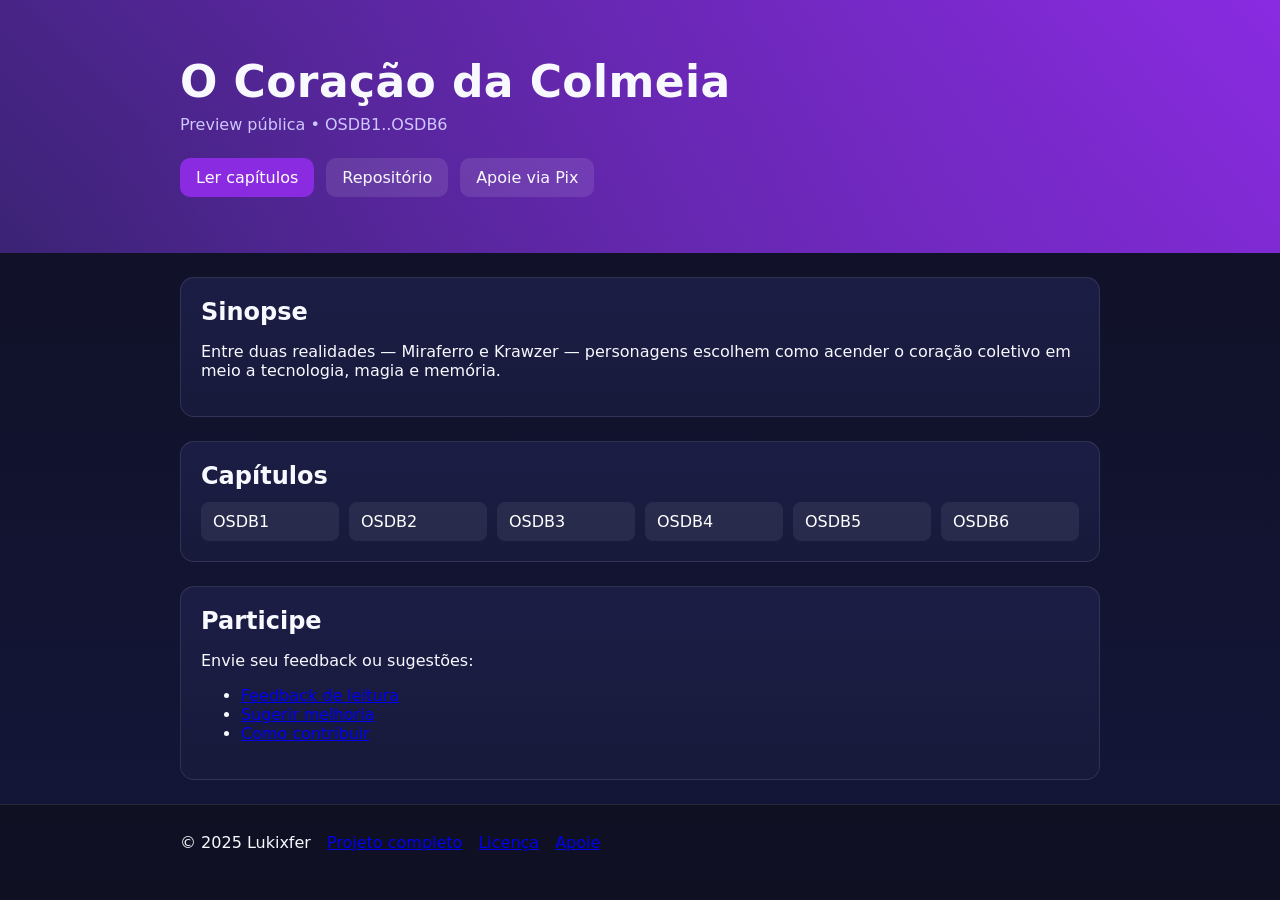
<file: docs/index.html>
<!doctype html>
<html lang="pt-br">
  <head>
    <meta charset="utf-8" />
    <meta name="viewport" content="width=device-width, initial-scale=1" />
    <title>O Coração da Colmeia — Preview Pública</title>
    <meta name="description" content="Preview pública da obra O Coração da Colmeia — capítulos OSDB1..OSDB6 para leitura e feedback." />
    <meta name="theme-color" content="#8a2be2" />
  <link rel="canonical" href="https://lukixfer.github.io/o-coracao-da-colmeia-preview/" />
    <meta property="og:type" content="website" />
  <meta property="og:title" content="O Coração da Colmeia — Preview pública" />
    <meta property="og:description" content="Leia os capítulos OSDB1..OSDB6 e participe com feedback." />
  <meta property="og:image" content="https://lukixfer.github.io/o-coracao-da-colmeia-preview/assets/og-image.png" />
  <meta property="og:url" content="https://lukixfer.github.io/o-coracao-da-colmeia-preview/" />
  <meta property="og:site_name" content="O Coração da Colmeia" />
  <meta property="og:locale" content="pt_BR" />
  <meta name="twitter:card" content="summary_large_image" />
  <meta name="twitter:image" content="https://lukixfer.github.io/o-coracao-da-colmeia-preview/assets/og-image.png" />
    <link rel="icon" href="../assets/favicon.svg" type="image/svg+xml" />
    <link rel="stylesheet" href="./styles.css" />
  </head>
  <body>
    <header class="hero">
      <div class="container">
        <h1>O Coração da Colmeia</h1>
        <p class="tagline">Preview pública • OSDB1..OSDB6</p>
        <div class="cta">
          <a class="btn primary" href="https://github.com/Lukixfer/o-coracao-da-colmeia-preview#-leia-agora">Ler capítulos</a>
          <a class="btn" href="https://github.com/Lukixfer/o-coracao-da-colmeia-preview">Repositório</a>
          <a class="btn" href="./apoie.html">Apoie via Pix</a>
        </div>
      </div>
    </header>

    <main class="container">
      <section>
        <h2>Sinopse</h2>
        <p>
          Entre duas realidades — Miraferro e Krawzer — personagens escolhem como acender o coração coletivo em meio a tecnologia, magia e memória.
        </p>
      </section>

      <section>
        <h2>Capítulos</h2>
        <ol class="chapters">
          <li><a target="_blank" href="https://github.com/Lukixfer/o-coracao-da-colmeia-preview/blob/main/chapters/OSDB1.txt">OSDB1</a></li>
          <li><a target="_blank" href="https://github.com/Lukixfer/o-coracao-da-colmeia-preview/blob/main/chapters/OSDB2.txt">OSDB2</a></li>
          <li><a target="_blank" href="https://github.com/Lukixfer/o-coracao-da-colmeia-preview/blob/main/chapters/OSDB3.txt">OSDB3</a></li>
          <li><a target="_blank" href="https://github.com/Lukixfer/o-coracao-da-colmeia-preview/blob/main/chapters/OSDB4.txt">OSDB4</a></li>
          <li><a target="_blank" href="https://github.com/Lukixfer/o-coracao-da-colmeia-preview/blob/main/chapters/OSDB5.txt">OSDB5</a></li>
          <li><a target="_blank" href="https://github.com/Lukixfer/o-coracao-da-colmeia-preview/blob/main/chapters/OSDB6.txt">OSDB6</a></li>
        </ol>
      </section>

      <section>
        <h2>Participe</h2>
        <p>Envie seu feedback ou sugestões:</p>
        <ul>
          <li><a target="_blank" href="https://github.com/Lukixfer/o-coracao-da-colmeia-preview/issues/new?template=feedback-leitura.md">Feedback de leitura</a></li>
          <li><a target="_blank" href="https://github.com/Lukixfer/o-coracao-da-colmeia-preview/issues/new?template=sugestao-melhoria.md">Sugerir melhoria</a></li>
          <li><a target="_blank" href="https://github.com/Lukixfer/o-coracao-da-colmeia-preview/blob/main/CONTRIBUTING.md">Como contribuir</a></li>
        </ul>
      </section>
    </main>

    <footer>
      <div class="container">
        <span>© 2025 Lukixfer</span>
        <a target="_blank" href="https://github.com/Lukixfer/O-Cora-o-da-Colmeia-">Projeto completo</a>
        <a target="_blank" href="https://github.com/Lukixfer/o-coracao-da-colmeia-preview/blob/main/LICENSE">Licença</a>
        <a href="./apoie.html">Apoie</a>
      </div>
    </footer>
  </body>
  </html>
</file>
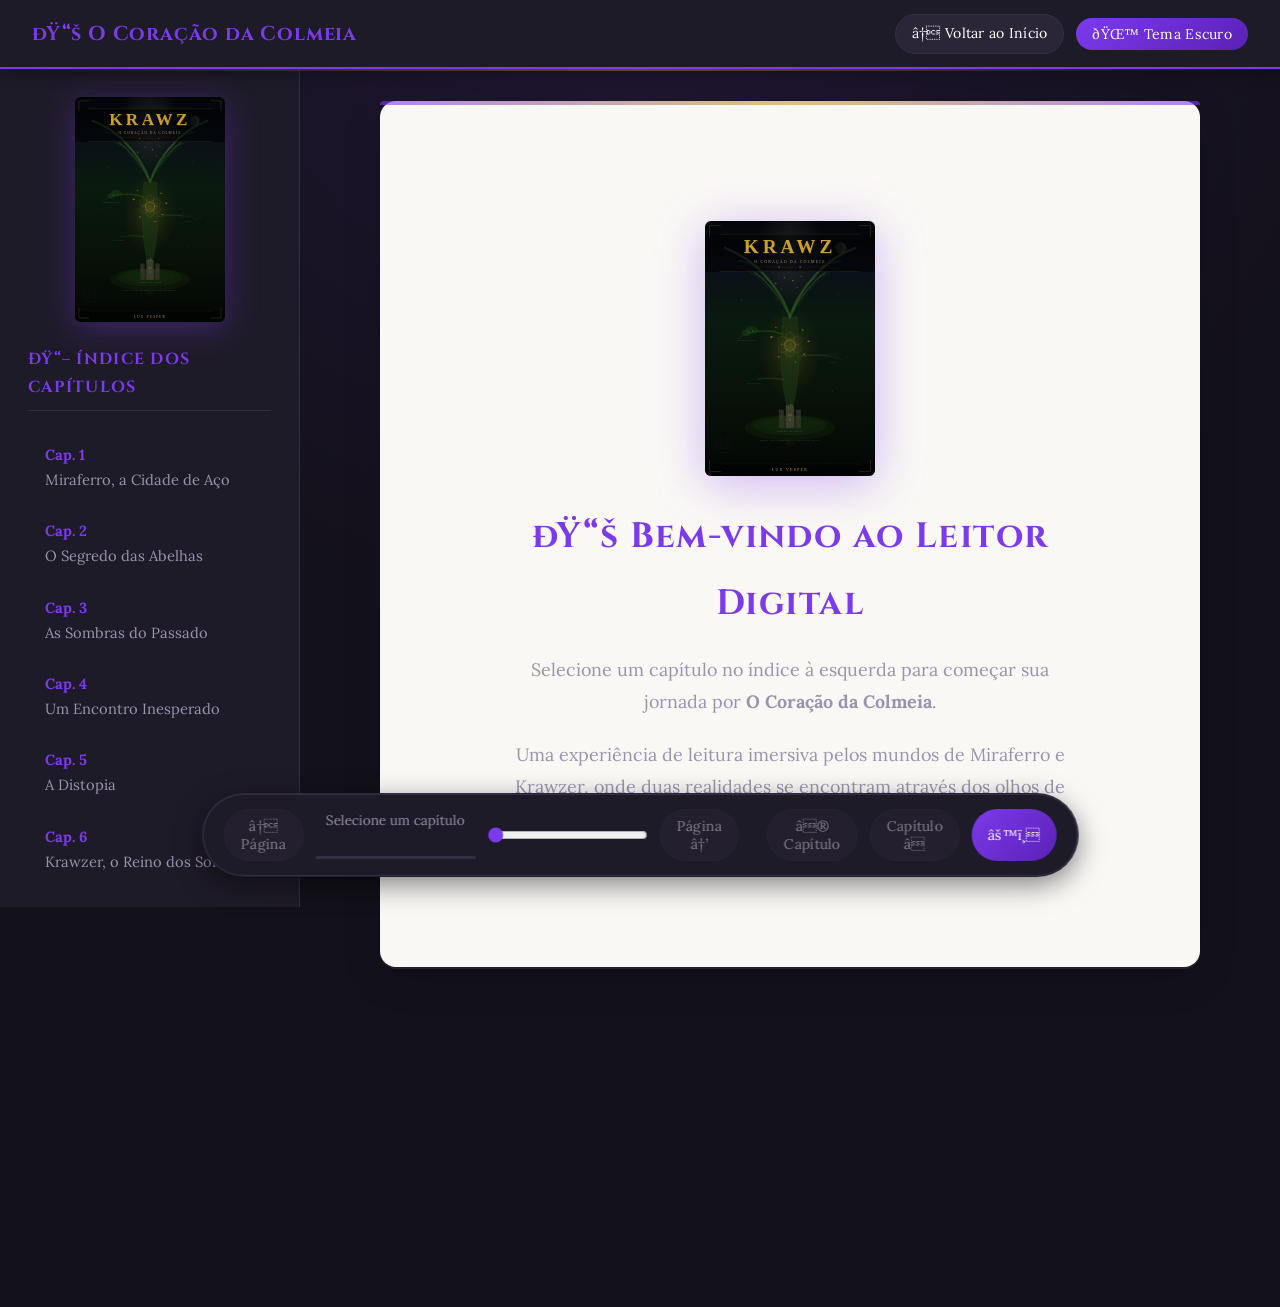
<file: reader.html>
<!DOCTYPE html>

<html lang="pt-br">

<head>

    <meta charset="UTF-8">

    <meta name="viewport" content="width=device-width, initial-scale=1.0">

    <title>O Coração da Colmeia - Leitor Digital</title>

    <meta name="description" content="Leitor digital de O Coração da Colmeia. Uma experiência de leitura imersiva página por página.">

    <link rel="icon" href="./assets/favicon.svg" type="image/svg+xml">

    <link rel="preconnect" href="https://fonts.googleapis.com">

    <link rel="preconnect" href="https://fonts.gstatic.com" crossorigin>

    <link href="https://fonts.googleapis.com/css2?family=Cinzel:wght@400;600;700&family=Lora:ital,wght@0,400;0,600;1,400&display=swap" rel="stylesheet">

    <style>

        :root {

            --primary: #7C3AED;

            --primary-dark: #5b21b6;

            --primary-glow: rgba(124,58,237,.35);

            --bg: #13111a;

            --surface: #1e1b28;

            --surface-light: #2a2638;

            --text: #e8e4f0;

            --text-muted: #9b93ae;

            --text-accent: #fbbf24;

            --border: #332e45;

            --shadow: rgba(0,0,0,.4);

            --page-bg: #faf8f5;

            --page-text: #1c1612;

            --page-shadow: rgba(0,0,0,.12);

            --gradient: linear-gradient(135deg, #7C3AED 0%, #5b21b6 100%);

            --gold: #c9a227;

        }



        * { margin: 0; padding: 0; box-sizing: border-box; }



        body {

            font-family: 'Lora', 'Georgia', serif;

            background: var(--bg);

            background-image: radial-gradient(ellipse 60% 50% at 50% 0%, rgba(124,58,237,.12), transparent);

            color: var(--text);

            overflow-x: hidden;

            line-height: 1.7;

        }



        /* â”€â”€ HEADER â”€â”€ */

        .header {

            background: var(--surface);

            padding: .85rem 2rem;

            box-shadow: 0 2px 16px rgba(0,0,0,.4);

            position: sticky;

            top: 0;

            z-index: 100;

            border-bottom: 2px solid var(--primary);

        }

        .header::after {

            content: '';

            position: absolute;

            bottom: -4px; left: 0; right: 0;

            height: 2px;

            background: linear-gradient(90deg, transparent, var(--gold), transparent);

            opacity: .4;

        }



        .nav {

            display: flex;

            justify-content: space-between;

            align-items: center;

            max-width: 1400px;

            margin: 0 auto;

        }



        .logo {

            font-family: 'Cinzel', serif;

            font-size: 1.25rem;

            font-weight: 700;

            color: var(--primary);

            text-decoration: none;

            letter-spacing: .04em;

            transition: color .2s;

        }

        .logo:hover { color: #a78bfa; }



        .nav-controls { display: flex; gap: .75rem; align-items: center; }



        .btn {

            background: var(--gradient);

            color: white;

            border: none;

            padding: .45rem 1rem;

            border-radius: 50px;

            cursor: pointer;

            font-size: .88rem;

            transition: all 0.3s ease;

            text-decoration: none;

            display: inline-flex;

            align-items: center;

            gap: 0.4rem;

            font-family: inherit;

            letter-spacing: .02em;

        }

        .btn:hover {

            transform: translateY(-2px);

            box-shadow: 0 4px 16px var(--primary-glow);

        }

        .btn-secondary {

            background: var(--surface-light);

            border: 1px solid var(--border);

        }

        .btn-secondary:hover { background: var(--primary-dark); }



        /* Visibilidade condicional */

        #toggleSidebar { display: none; }



        /* â”€â”€ LAYOUT â”€â”€ */

        .container {

            display: flex;

            max-width: 1400px;

            margin: 0 auto;

            min-height: calc(100vh - 80px);

        }



        /* â”€â”€ SIDEBAR â”€â”€ */

        .sidebar {

            width: 300px;

            background: var(--surface);

            padding: 1.75rem;

            border-right: 1px solid var(--border);

            overflow-y: auto;

            position: sticky;

            top: 62px;

            height: calc(100vh - 62px);

            scrollbar-width: thin;

            scrollbar-color: var(--primary) var(--surface-light);

        }



        .sidebar-cover {

            display: block;

            width: 100%;

            max-width: 150px;

            margin: 0 auto 1.5rem;

            filter: drop-shadow(0 6px 16px var(--primary-glow));

            transition: filter 0.3s, transform .3s;

            border-radius: 6px;

        }

        .sidebar-cover:hover {

            filter: drop-shadow(0 8px 22px var(--primary-glow));

            transform: scale(1.03);

        }



        .sidebar h2 {

            color: var(--primary);

            margin-bottom: 1.25rem;

            font-family: 'Cinzel', serif;

            font-size: 1rem;

            letter-spacing: .08em;

            text-transform: uppercase;

            border-bottom: 1px solid var(--border);

            padding-bottom: .6rem;

        }



        .chapter-list { list-style: none; }

        .chapter-item { margin-bottom: .35rem; }

        .chapter-link {

            display: block;

            padding: .65rem .85rem;

            color: var(--text-muted);

            text-decoration: none;

            border-radius: 8px;

            transition: all 0.25s ease;

            border-left: 3px solid transparent;

            font-size: .92rem;

        }

        .chapter-link:hover, .chapter-link.active {

            color: var(--text);

            background: var(--surface-light);

            border-left-color: var(--primary);

        }

        .chapter-link.active { color: #a78bfa; font-weight: 600; }

        .chapter-number { color: var(--primary); font-weight: bold; }



        /* â”€â”€ READER AREA â”€â”€ */

        .reader-area {

            flex: 1;

            padding: 2rem;

            display: flex;

            justify-content: center;

            padding-bottom: 160px;

        }



        /* â”€â”€ BOOK PAGE â”€â”€ */

        .book-page {

            background: var(--page-bg);

            color: var(--page-text);

            max-width: 820px;

            width: 100%;

            padding: 3.5rem 3.5rem 3rem;

            margin-bottom: 180px;

            border-radius: 16px;

            box-shadow:

                0 2px 0 rgba(255,255,255,.08),

                0 12px 40px var(--page-shadow),

                0 0 0 1px rgba(0,0,0,.06);

            font-size: 1.08rem;

            line-height: 1.9;

            position: relative;

            min-height: 600px;

        }

        .book-page::before {

            content: '';

            position: absolute;

            top: 0; left: 0; right: 0;

            height: 4px;

            background: linear-gradient(90deg, var(--primary) 0%, var(--gold) 50%, var(--primary) 100%);

            border-radius: 16px 16px 0 0;

            opacity: .6;

        }



        .chapter-title {

            color: var(--primary-dark);

            font-family: 'Cinzel', serif;

            font-size: 1.9rem;

            text-align: center;

            margin-bottom: 2rem;

            padding-bottom: 1rem;

            border-bottom: 1px solid #d4caed;

            letter-spacing: .04em;

        }



        .chapter-content {

            text-align: justify;

            text-indent: 2rem;

            min-height: 300px;

            position: relative;

            overflow: hidden;

            hyphens: auto;

            -webkit-hyphens: auto;

        }

        .chapter-content p { margin-bottom: 1.5rem; }

        .chapter-content p:first-child {

            text-indent: 0;

            font-size: 1.12rem;

            font-weight: 500;

        }



        .dialogue {

            margin-left: 1.5rem;

            font-style: italic;

            color: #3d2f5f;

            position: relative;

        }

        .dialogue::before {

            content: 'â€”';

            position: absolute;

            left: -1.5rem;

            color: var(--primary);

            font-weight: bold;

            font-style: normal;

        }



        .character-name { color: var(--primary-dark); font-weight: 600; }



        /* â”€â”€ PAGINATION â”€â”€ */

        .pages-holder { position: relative; width: 100%; min-height: 350px; }

        .page { display: none; width: 100%; min-height: 300px; }

        .page.active {

            display: block;

            animation: fadeIn .4s ease-in-out;

        }



        @keyframes fadeIn {

            from { opacity: 0; transform: translateY(8px); }

            to   { opacity: 1; transform: translateY(0); }

        }



        /* â”€â”€ NAV ZONES â”€â”€ */

        .nav-zone {

            position: absolute;

            top: 0; bottom: 140px;

            width: 25%;

            cursor: pointer;

            z-index: 10;

        }

        .nav-zone.left  { left: 0; }

        .nav-zone.right { right: 0; }



        /* â”€â”€ PAGE CONTROLS â”€â”€ */

        .page-controls {

            position: fixed;

            bottom: 1.5rem;

            left: 50%;

            transform: translateX(-50%);

            display: flex;

            gap: .75rem;

            background: var(--surface);

            padding: .85rem 1.25rem;

            border-radius: 50px;

            box-shadow: 0 8px 28px rgba(0,0,0,.5), 0 0 0 1px var(--border);

            border: 1px solid var(--border);

            z-index: 1000;

            backdrop-filter: blur(8px);

        }



        .page-info {

            display: flex;

            align-items: center;

            gap: .75rem;

            color: var(--text-muted);

            font-size: .85rem;

            flex-direction: column;

        }

        .progress-bar {

            width: 160px;

            height: 3px;

            background: var(--border);

            border-radius: 2px;

            overflow: hidden;

        }

        .progress-fill {

            height: 100%;

            background: linear-gradient(90deg, var(--primary), var(--gold));

            width: 0%;

            transition: width 0.4s ease;

            border-radius: 2px;

        }



        /* â”€â”€ LOADING â”€â”€ */

        .loading {

            display: flex;

            justify-content: center;

            align-items: center;

            height: 400px;

            color: var(--text-muted);

            gap: 1rem;

        }

        .loading::after {

            content: '';

            width: 36px;

            height: 36px;

            border: 3px solid var(--border);

            border-top-color: var(--primary);

            border-radius: 50%;

            animation: spin 1s linear infinite;

        }

        @keyframes spin { to { transform: rotate(360deg); } }



        /* â”€â”€ SLIDER + MODAL â”€â”€ */

        .page-slider { display: flex; align-items: center; gap: .5rem; }

        .page-slider input[type="range"] { width: 160px; accent-color: var(--primary); }



        .modal.hidden { display: none; }

        .modal {

            position: fixed; inset: 0;

            background: rgba(0,0,0,.65);

            display: flex; align-items: center; justify-content: center;

            z-index: 200;

            backdrop-filter: blur(4px);

        }

        .modal .card {

            background: var(--surface);

            color: var(--text);

            border: 1px solid var(--border);

            border-radius: 16px;

            padding: 1.25rem 1.5rem;

            min-width: 300px;

            max-width: 440px;

            box-shadow: 0 16px 48px rgba(0,0,0,.5);

        }

        .modal header { display:flex; align-items:center; justify-content:space-between; margin-bottom:.75rem; }

        .modal h3 { margin:0; font-size:1.1rem; color: var(--primary); font-family:'Cinzel',serif; }

        .modal .row { display:flex; align-items:center; justify-content:space-between; gap:.75rem; margin:.6rem 0; }

        .modal label { font-size:.9rem; color:var(--text-muted); }

        .modal input[type="range"] { width: 180px; accent-color: var(--primary); }

        .modal .actions { display:flex; justify-content:flex-end; gap:.5rem; margin-top:.75rem; }



        .btn[disabled] { opacity:.45; cursor:not-allowed; }



        /* â”€â”€ WELCOME SCREEN â”€â”€ */

        .welcome {

            text-align: center;

            padding: 4rem 2rem;

            color: var(--text-muted);

        }

        .welcome h2 {

            color: var(--primary);

            font-family: 'Cinzel', serif;

            font-size: 2.2rem;

            margin-bottom: 1rem;

            letter-spacing: .04em;

        }

        .welcome-cover {

            width: clamp(110px, 28%, 170px);

            margin: 0 auto 1.75rem;

            display: block;

            filter: drop-shadow(0 8px 24px var(--primary-glow));

            border-radius: 6px;

            transition: transform .3s, filter .3s;

        }

        .welcome-cover:hover {

            transform: scale(1.04) rotate(-1deg);

            filter: drop-shadow(0 12px 32px var(--primary-glow));

        }

        .welcome p {

            font-size: 1.12rem;

            margin-bottom: 1.25rem;

            max-width: 580px;

            margin-left: auto;

            margin-right: auto;

            line-height: 1.8;

        }



        /* â”€â”€ SIDEBAR COVER â”€â”€ */

        .sidebar-cover-link { display: block; }



        /* â”€â”€ SCROLLBAR â”€â”€ */

        ::-webkit-scrollbar { width: 8px; }

        ::-webkit-scrollbar-track { background: var(--surface); }

        ::-webkit-scrollbar-thumb { background: var(--primary); border-radius: 4px; }

        ::-webkit-scrollbar-thumb:hover { background: var(--primary-dark); }



        /* â”€â”€ RESPONSIVE â”€â”€ */

        @media (max-width: 768px) {

            .container { flex-direction: column; }

            .sidebar { width: 100%; height: auto; position: static; border-right: none; border-bottom: 1px solid var(--border); top: auto; }

            .sidebar.collapsed { display: none; }

            #toggleSidebar { display: inline-flex; }

            .book-page { padding: 2rem 1.5rem; margin: 0 .5rem; }

            .page-controls { position: static; transform: none; border-radius: 12px; margin: 1.5rem auto; width: fit-content; }

            .page-slider { display: none; }

            .reader-area { padding: 1rem; }

            .header { padding: .85rem 1rem; }

            .nav { flex-wrap: wrap; gap: .5rem; }

        }



        .fade-in { animation: fadeIn .5s ease-in-out; }

    </style>

</head>

<body>

    <header class="header">

        <nav class="nav">

            <a href="index.html" class="logo" id="logoTitle">ðŸ“š O Coração da Colmeia</a>

            <div class="nav-controls">

                <button class="btn btn-secondary" id="toggleSidebar">â˜° Índice</button>

                <a href="index.html" class="btn btn-secondary" id="backHome">â† Voltar ao Início</a>

                <button class="btn" id="toggleTheme">ðŸŒ™ Tema Escuro</button>

            </div>

        </nav>

    </header>



    <div class="container">

        <aside class="sidebar">

            <img src="./assets/illustrations/capa.svg" alt="Capa do livro" class="sidebar-cover" loading="lazy"/>

            <h2 id="indexHeading">ðŸ“– Índice dos Capítulos</h2>

            <ul class="chapter-list" id="chapterList">

                <!-- Será preenchido dinamicamente -->

            </ul>

        </aside>



        <main class="reader-area">

            <div class="book-page">

                <div class="nav-zone left" id="zonePrev" title="Página anterior"></div>

                <div class="nav-zone right" id="zoneNext" title="Próxima página"></div>

                <div id="content">

                    <div class="welcome fade-in">

                        <img src="./assets/illustrations/capa.svg" alt="Capa" class="welcome-cover" loading="lazy"/>

                        <h2 id="welcomeTitle">ðŸ“š Bem-vindo ao Leitor Digital</h2>

                        <p id="welcomeP1">Selecione um capítulo no índice à esquerda para começar sua jornada por <strong>O Coração da Colmeia</strong>.</p>

                        <p id="welcomeP2">Uma experiência de leitura imersiva pelos mundos de <em>Miraferro</em> e <em>Krawzer</em>, onde duas realidades se encontram através dos olhos de Gael.</p>

                    </div>

                </div>

            </div>

        </main>

    </div>



    <div class="page-controls">

        <button class="btn btn-secondary" id="prevPage" disabled>â† Página</button>

        <div class="page-info">

            <span id="currentChapter">Selecione um capítulo</span>

            <span id="pageIndicator"></span>

            <div class="progress-bar">

                <div class="progress-fill" id="progressFill"></div>

            </div>

        </div>

        <div class="page-slider">

            <input type="range" id="pageRange" min="1" max="1" value="1" />

        </div>

        <button class="btn btn-secondary" id="nextPage" disabled>Página â†’</button>

        <button class="btn btn-secondary" id="prevChapter" disabled style="margin-left: 1rem;">â® Capítulo</button>

        <button class="btn btn-secondary" id="nextChapter" disabled>Capítulo â­</button>

        <button class="btn" id="openSettings" title="Ajustes de leitura">âš™ï¸</button>

    </div>



    <!-- Modal de ajustes de leitura -->

    <div class="modal hidden" id="settingsModal" aria-hidden="true" role="dialog">

        <div class="card">

            <header>

                <h3>Ajustes de leitura</h3>

                <button class="btn btn-secondary" id="closeSettings">Fechar</button>

            </header>

            <div class="row">

                <label for="fontSizeRange">Tamanho da fonte</label>

                <input type="range" id="fontSizeRange" min="16" max="22" value="18" />

            </div>

            <div class="row">

                <label for="lineHeightRange">Altura da linha</label>

                <input type="range" id="lineHeightRange" min="16" max="22" value="18" />

            </div>

            <div class="row">

                <label for="pageWidthRange">Largura da página</label>

                <input type="range" id="pageWidthRange" min="640" max="900" value="800" />

            </div>

            <div class="actions">

                <button class="btn btn-secondary" id="resetSettings">Restaurar padrão</button>

            </div>

        </div>

    </div>



    <script>

        class BookReader {

            constructor() {

                this.chapters = [];

                this.currentChapter = null;

                this.pages = [];

                this.currentPageIndex = 0;

                this.onResize = null;

                // Flags de controle de navegação/paginação

                this.forceFirstPage = false;       // força abrir página 1 após troca de capítulo

                this.restoreOnPaginate = false;     // controla se deve restaurar progresso do storage

                this.settings = this.loadSettings();

                // Idioma: pt (default) ou en via query string ?lang=en

                const params = new URLSearchParams(window.location.search);

                this.lang = (params.get('lang') || 'pt').toLowerCase();

                this.i18n = this.lang === 'en' ? {

                    backHome: 'â† Back to Home',

                    indexHeading: 'ðŸ“– Chapter Index',

                    welcomeTitle: 'ðŸ“š Welcome to the Digital Reader',

                    welcomeP1: 'Select a chapter on the left to begin your journey through O Coração da Colmeia.',

                    welcomeP2: 'An immersive, page-by-page reading experience across the worlds of Miraferro and Krawzer.',

                    selectChapter: 'Select a chapter',

                    prevPage: 'â† Page',

                    nextPage: 'Page â†’',

                    prevChapter: 'â® Chapter',

                    nextChapter: 'Chapter â­',

                    pageOf: (i, total) => `â€” Page ${i} of ${total}`,

                    chapterLabel: (n, title) => `Chapter ${n}: ${title}`,

                    chapterShort: 'Ch.',

                    themeDark: 'ðŸŒ™ Dark Theme',

                    themeLight: 'ðŸŒž Light Theme',

                    loading: 'Loading chapter…',

                    failed: (id) => `Could not load chapter ${id}.`

                } : {

                    backHome: 'â† Voltar ao Início',

                    indexHeading: 'ðŸ“– Índice dos Capítulos',

                    welcomeTitle: 'ðŸ“š Bem-vindo ao Leitor Digital',

                    welcomeP1: 'Selecione um capítulo no índice à esquerda para começar sua jornada por O Coração da Colmeia.',

                    welcomeP2: 'Uma experiência de leitura imersiva pelos mundos de Miraferro e Krawzer, onde duas realidades se encontram através dos olhos de Gael.',

                    selectChapter: 'Selecione um capítulo',

                    prevPage: 'â† Página',

                    nextPage: 'Página â†’',

                    prevChapter: 'â® Capítulo',

                    nextChapter: 'Capítulo â­',

                    pageOf: (i, total) => `â€” Página ${i} de ${total}`,

                    chapterLabel: (n, title) => `Capítulo ${n}: ${title}`,

                    chapterShort: 'Cap.',

                    themeDark: 'ðŸŒ™ Tema Escuro',

                    themeLight: 'ðŸŒž Tema Claro',

                    loading: 'Carregando capítulo…',

                    failed: (id) => `Não foi possível carregar o capítulo ${id}.`

                };

                this.init();

            }



            async init() {

                await this.loadChapterTitles();

                this.renderChapterList();

                this.setupEventListeners();

                this.setupThemeToggle();

                // aviso WIP removido

            }



            async loadChapterTitles() {

                const base = this.lang === 'en' ? './chapters-en' : './chapters';

                const suffix = this.lang === 'en' ? '_en' : '';

                const chapterFiles = Array.from({ length: 6 }, (_, idx) => `${base}/OSDB${idx + 1}${suffix}.txt`);



                for (let i = 0; i < chapterFiles.length; i++) {

                    try {

                        const response = await fetch(chapterFiles[i]);

                        const text = await response.text();

                        const firstLine = text.split('\n')[0].trim();



                        // Extrair título da primeira linha (suporta PT e EN)

                        let title = null;

                        const mPt = firstLine.match(/Capítulo\s+\d+:\s*(.+)/i);

                        const mEn = firstLine.match(/Chapter\s+\d+:\s*(.+)/i);

                        if (mPt) title = mPt[1];

                        else if (mEn) title = mEn[1];

                        else title = (this.lang === 'en' ? `Chapter ${i + 1}` : `Capítulo ${i + 1}`);



                        this.chapters.push({

                            id: i + 1,

                            title: title,

                            file: chapterFiles[i],

                            fullTitle: firstLine

                        });

                    } catch (error) {

                        console.warn(`Erro ao carregar ${chapterFiles[i]}:`, error);

                        this.chapters.push({

                            id: i + 1,

                            title: this.lang === 'en' ? `Chapter ${i + 1}` : `Capítulo ${i + 1}`,

                            file: chapterFiles[i],

                            fullTitle: this.lang === 'en' ? `Chapter ${i + 1}` : `Capítulo ${i + 1}`

                        });

                    }

                }

            }



            renderChapterList() {

                const chapterList = document.getElementById('chapterList');

                chapterList.innerHTML = this.chapters.map(chapter => `

                    <li class="chapter-item">

                        <a href="#" class="chapter-link" data-chapter="${chapter.id}">

                            <span class="chapter-number">${this.i18n.chapterShort} ${chapter.id}</span><br>

                            ${chapter.title}

                        </a>

                    </li>

                `).join('');



                // Localizar rótulos estáticos

                document.getElementById('indexHeading').textContent = this.i18n.indexHeading;

                document.getElementById('prevPage').textContent = this.i18n.prevPage;

                document.getElementById('nextPage').textContent = this.i18n.nextPage;

                document.getElementById('prevChapter').textContent = this.i18n.prevChapter;

                document.getElementById('nextChapter').textContent = this.i18n.nextChapter;

                document.getElementById('currentChapter').textContent = this.i18n.selectChapter;

                document.getElementById('backHome').textContent = this.i18n.backHome;

                // Mensagem de boas-vindas

                document.getElementById('welcomeTitle').textContent = this.i18n.welcomeTitle;

                document.getElementById('welcomeP1').innerHTML = this.i18n.welcomeP1.replace('O Coração da Colmeia','<strong>O Coração da Colmeia</strong>');

                document.getElementById('welcomeP2').textContent = this.i18n.welcomeP2;

            }



            setupEventListeners() {

                // Links dos capítulos

                document.querySelectorAll('.chapter-link').forEach(link => {

                    link.addEventListener('click', (e) => {

                        e.preventDefault();

                        // Navegação explícita de capítulo -> começar na página 1

                        this.forceFirstPage = true;

                        this.restoreOnPaginate = false;

                        const chapterId = parseInt(e.currentTarget.dataset.chapter);

                        this.loadChapter(chapterId);

                    });

                });



                // Toggle do índice (mobile)

                const toggleSidebarBtn = document.getElementById('toggleSidebar');

                const sidebar = document.querySelector('.sidebar');

                if (toggleSidebarBtn && sidebar) {

                    toggleSidebarBtn.addEventListener('click', () => {

                        sidebar.classList.toggle('collapsed');

                    });

                }



                // Navegação entre capítulos

                document.getElementById('prevChapter').addEventListener('click', () => {

                    if (this.currentChapter && this.currentChapter > 1) {

                        this.forceFirstPage = true;

                        this.restoreOnPaginate = false;

                        this.loadChapter(this.currentChapter - 1);

                    }

                });



                document.getElementById('nextChapter').addEventListener('click', () => {

                    if (this.currentChapter && this.currentChapter < this.chapters.length) {

                        this.forceFirstPage = true;

                        this.restoreOnPaginate = false;

                        this.loadChapter(this.currentChapter + 1);

                    }

                });



                // Navegação entre páginas

                const prevBtn = document.getElementById('prevPage');

                const nextBtn = document.getElementById('nextPage');

                const navPrev = () => this.goToPage(this.currentPageIndex - 1);

                const navNext = () => this.goToPage(this.currentPageIndex + 1);

                ['click','pointerup','touchend'].forEach(evt => {

                    prevBtn.addEventListener(evt, (e)=>{ e.preventDefault(); navPrev(); }, { passive: true });

                    nextBtn.addEventListener(evt, (e)=>{ e.preventDefault(); navNext(); }, { passive: true });

                });



                // Teclas de navegação

                document.addEventListener('keydown', (e) => {

                    if (e.key === 'ArrowLeft') {

                        // Shift + seta navega capítulos, seta navega páginas

                        if (e.shiftKey) {

                            if (this.currentChapter > 1) this.loadChapter(this.currentChapter - 1);

                        } else {

                            this.goToPage(this.currentPageIndex - 1);

                        }

                    } else if (e.key === 'ArrowRight') {

                        if (e.shiftKey) {

                            if (this.currentChapter < this.chapters.length) this.loadChapter(this.currentChapter + 1);

                        } else {

                            this.goToPage(this.currentPageIndex + 1);

                        }

                    }

                });



                // Gestos básicos de swipe no mobile

                let touchStartX = null;

                document.addEventListener('touchstart', (e) => {

                    if (e.touches && e.touches.length === 1) {

                        touchStartX = e.touches[0].clientX;

                    }

                }, { passive: true });

                document.addEventListener('touchend', (e) => {

                    if (touchStartX === null) return;

                    const dx = (e.changedTouches && e.changedTouches[0].clientX) - touchStartX;

                    const threshold = 50; // px

                    if (Math.abs(dx) > threshold) {

                        if (dx > 0) this.goToPage(this.currentPageIndex - 1);

                        else this.goToPage(this.currentPageIndex + 1);

                    }

                    touchStartX = null;

                });

            }



            async loadChapter(chapterId) {

                const chapter = this.chapters.find(c => c.id === chapterId);

                if (!chapter) return;



                this.currentChapter = chapterId;

                this.updateActiveChapter();

                this.updateNavigationControls();



                const content = document.getElementById('content');

                content.innerHTML = `<div class="loading">${this.i18n.loading}</div>`;



                try {

                    const response = await fetch(chapter.file);

                    const text = await response.text();

                    this.renderChapter(text, chapter);

                } catch (error) {

                    content.innerHTML = `

                        <div class="welcome fade-in">

                            <h2>âŒ</h2>

                            <p>${this.i18n.failed(chapterId)}</p>

                        </div>

                    `;

                }

            }



            renderChapter(text, chapter) {

                // Processar o texto do capítulo

                const lines = text.split('\n').filter(line => line.trim());

                const title = lines[0]; // Primeira linha é o título

                const content = lines.slice(1).join('\n'); // Resto é o conteúdo



                // Dividir em parágrafos e formatar

                const paragraphs = content.split('\n')

                    .filter(p => p.trim())

                    .map(p => this.formatParagraph(p.trim()))

                    .join('');



                document.getElementById('content').innerHTML = `

                    <div class="fade-in">

                        <h1 class="chapter-title">${this.formatText(title)}</h1>

                        <div style="text-align:center;margin:0.5rem 0 1.5rem;opacity:0.7;">

                          <svg width="120" height="28" viewBox="0 0 120 28" xmlns="http://www.w3.org/2000/svg" aria-hidden="true">

                            <g fill="#8A2BE2" opacity="0.85">

                              <polygon points="14,2 20,8 20,16 14,22 8,16 8,8" opacity="0.5"/>

                              <polygon points="30,2 36,8 36,16 30,22 24,16 24,8" opacity="0.7"/>

                              <polygon points="46,2 52,8 52,16 46,22 40,16 40,8" opacity="1"/>

                              <polygon points="62,2 68,8 68,16 62,22 56,16 56,8"/>

                              <polygon points="78,2 84,8 84,16 78,22 72,16 72,8" opacity="1"/>

                              <polygon points="94,2 100,8 100,16 94,22 88,16 88,8" opacity="0.7"/>

                              <polygon points="110,2 116,8 116,16 110,22 104,16 104,8" opacity="0.5"/>

                            </g>

                          </svg>

                        </div>

                        <div class="chapter-content" id="chapterContent">

                            ${paragraphs}

                        </div>

                    </div>

                `;



                // Paginar conteúdo â€” sempre começar na página 1 quando trocou de capítulo

                this.applySettingsToUI();

                // Se a troca foi de capítulo, não tentar restaurar progresso nessa primeira paginação

                this.restoreOnPaginate = !this.forceFirstPage;

                this.paginateContent();

                if (this.forceFirstPage) {

                    // Garantir página 1

                    this.goToPage(0, false);

                    this.forceFirstPage = false;

                }



                // Scroll para o topo

                window.scrollTo({ top: 0, behavior: 'smooth' });

            }



            paginateContent() {

                const book = document.querySelector('.book-page');

                const contentEl = document.getElementById('chapterContent');

                if (!book || !contentEl) return;



                // Guardar posição relativa antes de repaginar

                const prevTotal = this.pages?.length || 0;

                const prevIndex = this.currentPageIndex || 0;



                // Reset

                this.pages = [];

                this.currentPageIndex = 0;



                // Altura disponível baseada na posição real do conteúdo dentro da página

                const bookRect = book.getBoundingClientRect();

                const contentRect = contentEl.getBoundingClientRect();

                const headerHeight = Math.max(0, contentRect.top - bookRect.top);

                const safety = 16;

                let baseHeight = Math.max(520, book.clientHeight - headerHeight - safety);

                // Mobile: use viewport para evitar overscrolls

                if (window.innerWidth <= 768) {

                    baseHeight = Math.floor(window.innerHeight * 0.7);

                }

                const available = Math.max(420, Math.min(baseHeight, 820));



                // Capturar blocos atuais (p, blockquote, hr)

                const blocks = Array.from(contentEl.querySelectorAll('p, blockquote, hr'))

                    .map(node => node.outerHTML);



                // Limpar e criar holder

                contentEl.innerHTML = '';

                const holder = document.createElement('div');

                holder.className = 'pages-holder';

                contentEl.appendChild(holder);



                // Medidor (oculto) com altura fixa â€“ clonando estilos do conteúdo

                const contentStyles = window.getComputedStyle(contentEl);

                const measure = document.createElement('div');

                measure.style.visibility = 'hidden';

                measure.style.position = 'absolute';

                measure.style.left = '-9999px';

                measure.style.top = '0';

                measure.style.height = available + 'px';

                measure.style.overflow = 'hidden';

                measure.style.width = contentEl.clientWidth + 'px';

                measure.style.padding = contentStyles.padding;

                measure.style.margin = '0';

                measure.style.boxSizing = 'border-box';

                measure.style.fontFamily = contentStyles.fontFamily;

                measure.style.fontSize = contentStyles.fontSize;

                measure.style.lineHeight = contentStyles.lineHeight;

                measure.style.letterSpacing = contentStyles.letterSpacing;

                measure.style.wordSpacing = contentStyles.wordSpacing;

                document.body.appendChild(measure);



                const commitPage = (pageHTML) => {

                    if (!pageHTML || pageHTML.length === 0) return;

                    const page = document.createElement('div');

                    page.className = 'page';

                    page.innerHTML = pageHTML.join('');

                    page.style.minHeight = Math.max(300, available - 8) + 'px';

                    holder.appendChild(page);

                };



                const splitBlockToFit = (html) => {

                    // Não dividir hr

                    if (/^<hr\b/i.test(html)) return null;

                    let tag = 'p';

                    let cls = '';

                    if (/^<blockquote\b/i.test(html)) tag = 'blockquote';

                    if (/^<p\b[^>]*class=\"dialogue\"/i.test(html)) { tag = 'p'; cls = 'dialogue'; }



                    const tmp = document.createElement('div');

                    tmp.innerHTML = html;

                    const fullText = (tmp.textContent || '').trim();

                    if (!fullText) return null;



                    // utilitário para ajustar última palavra (evitar conectivos no fim da página)

                    const adjustSplit = (ft, rt) => {

                        if (!ft) return [ft, rt];

                        const connectors = new Set(['e','de','da','do','das','dos','em','no','na','nos','nas','ou','a','o','um','uma','por','como','que']);

                        const parts = ft.split(/\s+/);

                        if (!parts.length) return [ft, rt];

                        const lastRaw = parts[parts.length - 1];

                        const last = lastRaw.toLowerCase().replace(/[.,;:!?…]+$/,'');

                        const restCount = rt ? rt.split(/\s+/).filter(Boolean).length : 0;

                        if ((connectors.has(last) || last.length <= 2) && restCount >= 3) {

                            parts.pop();

                            const moved = lastRaw.replace(/[.,;:!?…]+$/,'');

                            const newFt = parts.join(' ');

                            const newRt = (moved ? moved + ' ' : '') + (rt || '');

                            return [newFt.trim(), newRt.trim()];

                        }

                        return [ft, rt];

                    };



                    // Dividir em frases primeiro para melhor quebra

                    const sentences = fullText.split(/(?<=[.!?])\s+/);

                    if (sentences.length > 1) {

                        // Tentar dividir por frases primeiro

                        let bestSentences = 0;

                        const probe = document.createElement(tag);

                        if (cls) probe.className = cls;



                        for (let i = 1; i <= sentences.length; i++) {

                            const testText = sentences.slice(0, i).join(' ');

                            probe.textContent = testText;

                            measure.appendChild(probe);

                            const fits = measure.scrollHeight <= measure.clientHeight;

                            measure.removeChild(probe);

                            if (fits) bestSentences = i;

                            else break;

                        }



                        if (bestSentences > 0 && bestSentences < sentences.length) {

                            let fittedText = sentences.slice(0, bestSentences).join(' ');

                            let remainderText = sentences.slice(bestSentences).join(' ');

                            [fittedText, remainderText] = adjustSplit(fittedText, remainderText);



                            const fittedNode = document.createElement(tag);

                            if (cls) fittedNode.className = cls;

                            fittedNode.textContent = fittedText;

                            const fittedHTML = fittedNode.outerHTML;



                            const remainderHTML = remainderText ? (tag === 'blockquote'

                                ? `<blockquote>${remainderText}</blockquote>`

                                : (cls ? `<p class=\"dialogue\">${remainderText}</p>` : `<p>${remainderText}</p>`)) : '';

                            return { fittedHTML, remainderHTML };

                        }

                    }



                    // Fallback para divisão por palavras se não conseguir por frases

                    const words = fullText.split(/\s+/);

                    let lo = 0, hi = words.length, best = 0;

                    const probe = document.createElement(tag);

                    if (cls) probe.className = cls;



                    while (lo <= hi) {

                        const mid = Math.floor((lo + hi) / 2);

                        probe.textContent = words.slice(0, mid).join(' ');

                        measure.appendChild(probe);

                        const fits = measure.scrollHeight <= measure.clientHeight;

                        measure.removeChild(probe);

                        if (fits) { best = mid; lo = mid + 1; } else { hi = mid - 1; }

                    }

                    if (best <= 0) return null;



                    // Garantir um mínimo de palavras no restante

                    const minRest = 3;

                    let chosen = best;

                    while ((words.length - chosen) < minRest && chosen > 1) {

                        // re-medida reduzindo uma palavra para deixar resto mínimo

                        const mid2 = chosen - 1;

                        probe.textContent = words.slice(0, mid2).join(' ');

                        measure.appendChild(probe);

                        const fits2 = measure.scrollHeight <= measure.clientHeight;

                        measure.removeChild(probe);

                        if (!fits2) break;

                        chosen = mid2;

                    }



                    const fittedNode = document.createElement(tag);

                    if (cls) fittedNode.className = cls;

                    let fittedText = words.slice(0, chosen).join(' ');

                    let remainderText = words.slice(chosen).join(' ');

                    [fittedText, remainderText] = adjustSplit(fittedText, remainderText);

                    fittedNode.textContent = fittedText;

                    const fittedHTML = fittedNode.outerHTML;



                    const remainderWords = remainderText ? remainderText.split(/\s+/) : [];

                    const remainderHTML = remainderText ? (tag === 'blockquote'

                        ? `<blockquote>${remainderText}</blockquote>`

                        : (cls ? `<p class=\"dialogue\">${remainderText}</p>` : `<p>${remainderText}</p>`)) : '';

                    return { fittedHTML, remainderHTML };

                };



                const pageHTML = [];

                let i = 0;

                while (i < blocks.length) {

                    const html = blocks[i];

                    // Tentar adicionar o bloco ao conteúdo já acumulado

                    const testWrap = document.createElement('div');

                    testWrap.innerHTML = (pageHTML.join('') + html);

                    measure.innerHTML = '';

                    measure.appendChild(testWrap);

                    const fitsAccumulated = measure.scrollHeight <= measure.clientHeight;



                    if (fitsAccumulated) {

                        pageHTML.push(html);

                        i++;

                        continue;

                    }



                    // Se com o acumulado não coube, tentar dividir o bloco atual

                    const split = splitBlockToFit(html);

                    if (split && split.fittedHTML) {

                        // Tentar preencher o espaço restante da página atual

                        if (pageHTML.length > 0) {

                            const fillWrap = document.createElement('div');

                            fillWrap.innerHTML = (pageHTML.join('') + split.fittedHTML);

                            measure.innerHTML = '';

                            measure.appendChild(fillWrap);

                            const fitsWithFitted = measure.scrollHeight <= measure.clientHeight;

                            if (fitsWithFitted) {

                                // Preenche a página atual com a parte ajustada do bloco

                                pageHTML.push(split.fittedHTML);

                                // Fecha a página atual agora preenchida

                                commitPage(pageHTML.splice(0, pageHTML.length));

                                // O restante fica para próxima iteração

                                if (split.remainderHTML) {

                                    blocks[i] = split.remainderHTML;

                                } else {

                                    i++;

                                }

                                continue;

                            } else {

                                // Mesmo a parte ajustada não cabe no restante; fecha a página atual

                                commitPage(pageHTML.splice(0, pageHTML.length));

                            }

                        }

                        // Começa nova página com a parte ajustada (não comitar ainda; tentar preencher com próximos blocos)

                        pageHTML.push(split.fittedHTML);

                        if (split.remainderHTML) {

                            blocks[i] = split.remainderHTML;

                        } else {

                            i++;

                        }

                        continue;

                    }



                    // Se não conseguiu dividir, força quebra mínima por palavras

                    const tmp = document.createElement('div'); tmp.innerHTML = html;

                    const text = (tmp.textContent || '').trim();

                    const words = text.split(/\s+/);

                    const minChunk = Math.max(5, Math.floor(words.length * 0.2));

                    const head = words.slice(0, minChunk).join(' ');

                    const tail = words.slice(minChunk).join(' ');

                    const tag = /^<blockquote\b/i.test(html) ? 'blockquote' : 'p';

                    const isDlg = /^<p\b[^>]*class=\"dialogue\"/i.test(html);

                    const headHTML = tag === 'blockquote' ? `<blockquote>${head}</blockquote>` : (isDlg ? `<p class=\"dialogue\">${head}</p>` : `<p>${head}</p>`);

                    const tailHTML = tag === 'blockquote' ? `<blockquote>${tail}</blockquote>` : (isDlg ? `<p class=\"dialogue\">${tail}</p>` : `<p>${tail}</p>`);

                    // Se já tinha conteúdo acumulado, fecha como uma página

                    if (pageHTML.length) {

                        commitPage(pageHTML.splice(0, pageHTML.length));

                    }

                    // Começa nova página com a cabeça mínima (não comitar ainda; tentar preencher com próximos blocos)

                    pageHTML.push(headHTML);

                    // Devolve o restante

                    blocks[i] = tail ? tailHTML : null;

                    if (!tail) i++;

                }

                // Commit final

                commitPage(pageHTML);



                // Remover medidor e registrar páginas

                if (measure && measure.parentNode) {

                    measure.remove();

                }



                this.pages = Array.from(holder.querySelectorAll('.page'));



                // Garantir que há pelo menos uma página

                if (this.pages.length === 0) {

                    const empty = document.createElement('div');

                    empty.className = 'page';

                    empty.innerHTML = '<p>Conteúdo não encontrado.</p>';

                    empty.style.minHeight = '300px';

                    holder.appendChild(empty);

                    this.pages = [empty];

                }



                // Remover páginas vazias desnecessárias

                this.pages = this.pages.filter(page => {

                    const content = page.textContent.trim();

                    return content.length > 0;

                });



                // Preservar posição aproximada apenas se não for forçar página 1

                let newIndex = 0;

                if (!this.forceFirstPage && prevTotal > 0) {

                    const ratio = prevIndex / Math.max(prevTotal - 1, 1);

                    newIndex = Math.max(0, Math.min(this.pages.length - 1, Math.round(ratio * (this.pages.length - 1))));

                }

                this.goToPage(newIndex, false);

                // Restaurar progresso salvo (se habilitado e não for troca de capítulo)

                if (this.restoreOnPaginate) {

                    this.restoreProgressIfAny();

                }



                // Atualizar ao redimensionar (debounce)

                if (this.onResize) window.removeEventListener('resize', this.onResize);

                this.onResize = this.debounce(() => {

                    this.paginateContent();

                }, 200);

                window.addEventListener('resize', this.onResize);

            }



            goToPage(index, smooth = true) {

                if (!this.pages || this.pages.length === 0) return;

                if (index < 0 || index >= this.pages.length) return;

                this.pages.forEach((pg, i) => pg.classList.toggle('active', i === index));

                this.currentPageIndex = index;

                this.updatePageControls();

                if (smooth) window.scrollTo({ top: 0, behavior: 'smooth' });

            }



            updatePageControls() {

                const prevPageBtn = document.getElementById('prevPage');

                const nextPageBtn = document.getElementById('nextPage');

                const indicator = document.getElementById('pageIndicator');

                const prevChapterBtn = document.getElementById('prevChapter');

                const nextChapterBtn = document.getElementById('nextChapter');



                prevPageBtn.disabled = this.currentPageIndex <= 0;

                nextPageBtn.disabled = this.currentPageIndex >= (this.pages.length - 1);



                // Melhorar feedback visual dos botões

                if (this.currentPageIndex <= 0) {

                    prevPageBtn.style.opacity = '0.5';

                } else {

                    prevPageBtn.style.opacity = '1';

                }



                if (this.currentPageIndex >= (this.pages.length - 1)) {

                    nextPageBtn.style.opacity = '0.5';

                } else {

                    nextPageBtn.style.opacity = '1';

                }



                if (indicator && this.pages.length > 0) {

                    const current = this.currentPageIndex + 1;

                    const total = this.pages.length;

                    const percentage = Math.round((current / total) * 100);

                    indicator.textContent = `${this.i18n.pageOf(current, total)} (${percentage}%)`;



                    // Atualizar barra de progresso

                    const progressFill = document.getElementById('progressFill');

                    if (progressFill) {

                        progressFill.style.width = `${percentage}%`;

                    }

                    // Atualizar slider

                    const range = document.getElementById('pageRange');

                    if (range) {

                        if (range.max !== String(total)) range.max = String(total);

                        if (range.value !== String(current)) range.value = String(current);

                    }

                } else if (indicator) {

                    indicator.textContent = '';

                    const progressFill = document.getElementById('progressFill');

                    if (progressFill) {

                        progressFill.style.width = '0%';

                    }

                }



                // Persistir progresso por capítulo

                if (this.currentChapter) {

                    const key = `progress:${this.lang}:${this.currentChapter}`;

                    localStorage.setItem(key, String(this.currentPageIndex));

                }

            }



            formatParagraph(text) {

                if (!text) return '';



                // Identificar diálogos (começam com â€”)

                if (text.startsWith('â€”')) {

                    return `<p class="dialogue">${this.formatText(text.substring(1).trim())}</p>`;

                }



                return `<p>${this.formatText(text)}</p>`;

            }



            formatText(text) {

                // Formatação básica do texto

                return text

                    .replace(/â€”/g, 'â€”') // Travessões para diálogos

                    .replace(/\.\.\./g, '…') // Reticências

                    .replace(/"([^"]+)"/g, '"$1"') // Aspas tipográficas

                    .replace(/\b(Miraferro|Krawzer|Gael|Sophya|Sifo|Tio|Lia)\b/g, '$1');

            }



            updateActiveChapter() {

                // Atualizar visual do capítulo ativo

                document.querySelectorAll('.chapter-link').forEach(link => {

                    link.classList.remove('active');

                });



                const activeLink = document.querySelector(`[data-chapter="${this.currentChapter}"]`);

                if (activeLink) {

                    activeLink.classList.add('active');

                }



                // Atualizar info do capítulo atual

                const chapter = this.chapters.find(c => c.id === this.currentChapter);

                document.getElementById('currentChapter').textContent = this.i18n.chapterLabel(this.currentChapter, chapter.title);

            }



            updateNavigationControls() {

                const prevBtn = document.getElementById('prevChapter');

                const nextBtn = document.getElementById('nextChapter');



                prevBtn.disabled = this.currentChapter <= 1;

                nextBtn.disabled = this.currentChapter >= this.chapters.length;

            }



            setupThemeToggle() {

                const toggleBtn = document.getElementById('toggleTheme');

                const savedTheme = localStorage.getItem('theme') || 'dark';

                if (savedTheme === 'light') {

                    this.toggleLightTheme();

                }

                toggleBtn.addEventListener('click', () => {

                    this.toggleLightTheme();

                });

                // Ajustar rótulo conforme idioma

                toggleBtn.textContent = this.i18n.themeDark;

            }



            // Ajustes de leitura e persistência

            loadSettings() {

                const raw = localStorage.getItem('readerSettings');

                return raw ? JSON.parse(raw) : { fontSize: 18, lineHeight: 18, pageWidth: 800 };

            }

            saveSettings() {

                localStorage.setItem('readerSettings', JSON.stringify(this.settings));

            }

            applySettingsToUI() {

                const rootPage = document.querySelector('.book-page');

                if (rootPage) rootPage.style.maxWidth = `${this.settings.pageWidth}px`;

                const content = document.getElementById('chapterContent');

                if (content) {

                    content.style.fontSize = `${this.settings.fontSize}px`;

                    // converter faixa 16..22 para 1.4..2.0

                    const lh = Math.max(1.2, Math.min(2.0, (this.settings.lineHeight - 10) / 10));

                    content.style.lineHeight = String(lh);

                }

                // Controles do modal

                const fs = document.getElementById('fontSizeRange');

                const lhRange = document.getElementById('lineHeightRange');

                const pw = document.getElementById('pageWidthRange');

                if (fs) fs.value = String(this.settings.fontSize);

                if (lhRange) lhRange.value = String(this.settings.lineHeight);

                if (pw) pw.value = String(this.settings.pageWidth);

            }



            bindSettingsUI() {

                const modal = document.getElementById('settingsModal');

                const open = document.getElementById('openSettings');

                const close = document.getElementById('closeSettings');

                const reset = document.getElementById('resetSettings');

                const fs = document.getElementById('fontSizeRange');

                const lh = document.getElementById('lineHeightRange');

                const pw = document.getElementById('pageWidthRange');

                if (open && modal) open.addEventListener('click', ()=>{ modal.classList.remove('hidden'); modal.setAttribute('aria-hidden','false'); });

                if (close && modal) close.addEventListener('click', ()=>{ modal.classList.add('hidden'); modal.setAttribute('aria-hidden','true'); });

                if (modal) modal.addEventListener('click', (e)=>{ if (e.target === modal) { modal.classList.add('hidden'); modal.setAttribute('aria-hidden','true'); }});

                const onChange = this.debounce(()=>{ this.saveSettings(); this.applySettingsToUI(); this.paginateContent(); }, 150);

                if (fs) fs.addEventListener('input', (e)=>{ this.settings.fontSize = Number(e.target.value); onChange(); });

                if (lh) lh.addEventListener('input', (e)=>{ this.settings.lineHeight = Number(e.target.value); onChange(); });

                if (pw) pw.addEventListener('input', (e)=>{ this.settings.pageWidth = Number(e.target.value); onChange(); });

                if (reset) reset.addEventListener('click', ()=>{ this.settings = { fontSize: 18, lineHeight: 18, pageWidth: 800 }; this.saveSettings(); this.applySettingsToUI(); this.paginateContent(); });

            }



            restoreProgressIfAny() {

                if (!this.currentChapter) return;

                const key = `progress:${this.lang}:${this.currentChapter}`;

                const saved = localStorage.getItem(key);

                if (saved) {

                    const idx = Math.min(this.pages.length - 1, Math.max(0, parseInt(saved, 10)));

                    this.goToPage(idx, false);

                }

            }



            toggleLightTheme() {

                const root = document.documentElement;

                const toggleBtn = document.getElementById('toggleTheme');

                const isLight = document.body.classList.contains('light-theme');



                if (!isLight) {

                    // Ativar tema claro

                    document.body.classList.add('light-theme');

                    root.style.setProperty('--bg', '#f5f5f5');

                    root.style.setProperty('--surface', '#ffffff');

                    root.style.setProperty('--surface-light', '#f0f0f0');

                    root.style.setProperty('--text', '#2c2c2c');

                    root.style.setProperty('--text-muted', '#666666');

                    root.style.setProperty('--border', '#e0e0e0');

                    toggleBtn.textContent = this.i18n.themeLight;

                    localStorage.setItem('theme', 'light');

                } else {

                    // Voltar ao tema escuro

                    document.body.classList.remove('light-theme');

                    root.style.setProperty('--bg', '#1a1a1a');

                    root.style.setProperty('--surface', '#2d2d2d');

                    root.style.setProperty('--surface-light', '#3d3d3d');

                    root.style.setProperty('--text', '#e8e8e8');

                    root.style.setProperty('--text-muted', '#b8b8b8');

                    root.style.setProperty('--border', '#444');

                    toggleBtn.textContent = this.i18n.themeDark;

                    localStorage.setItem('theme', 'dark');

                }

            }



            debounce(fn, delay) {

                let t;

                return (...args) => {

                    clearTimeout(t);

                    t = setTimeout(() => fn.apply(this, args), delay);

                };

            }

        }



        // Inicializar o leitor quando a página carregar

        document.addEventListener('DOMContentLoaded', () => {

            const reader = new BookReader();

            // Slider de página

            const range = document.getElementById('pageRange');

            if (range) {

                range.addEventListener('input', (e) => {

                    const val = parseInt(e.target.value, 10);

                    reader.goToPage(val - 1, false);

                });

            }

            // Zonas de clique

            const zonePrev = document.getElementById('zonePrev');

            const zoneNext = document.getElementById('zoneNext');

            if (zonePrev) zonePrev.addEventListener('click', ()=> reader.goToPage(reader.currentPageIndex - 1));

            if (zoneNext) zoneNext.addEventListener('click', ()=> reader.goToPage(reader.currentPageIndex + 1));

            // Modal ajustes

            reader.bindSettingsUI();

        });

    </script>

</body>

</html>
</file>
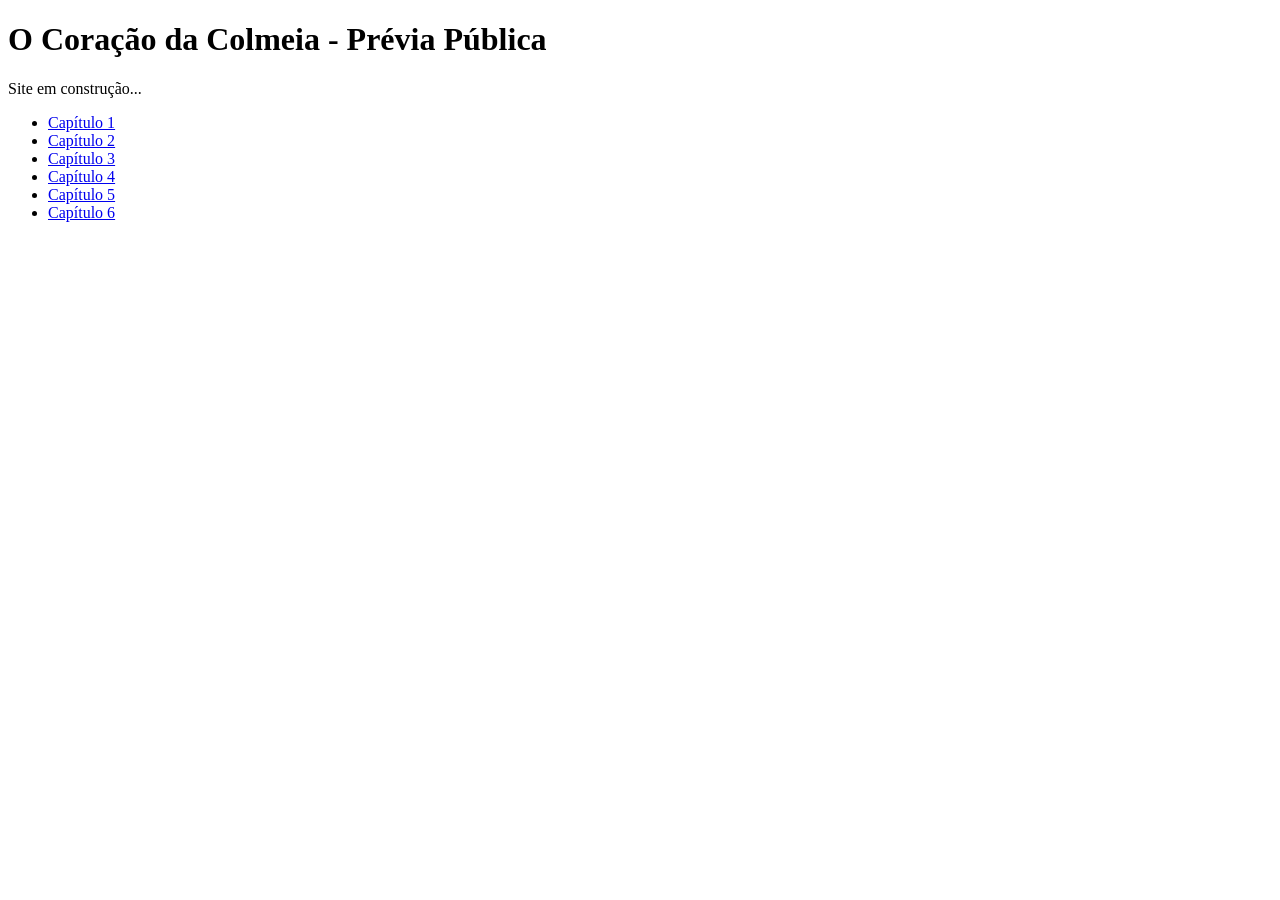
<file: test.html>
<!DOCTYPE html>
<html lang="pt-br">
<head>
    <meta charset="UTF-8">
    <meta name="viewport" content="width=device-width, initial-scale=1.0">
    <title>O Coração da Colmeia - Prévia</title>
</head>
<body>
    <h1>O Coração da Colmeia - Prévia Pública</h1>
    <p>Site em construção...</p>
    <ul>
        <li><a href="chapters/OSDB1.txt">Capítulo 1</a></li>
        <li><a href="chapters/OSDB2.txt">Capítulo 2</a></li>
        <li><a href="chapters/OSDB3.txt">Capítulo 3</a></li>
        <li><a href="chapters/OSDB4.txt">Capítulo 4</a></li>
        <li><a href="chapters/OSDB5.txt">Capítulo 5</a></li>
        <li><a href="chapters/OSDB6.txt">Capítulo 6</a></li>
    </ul>
</body>
</html>
</file>
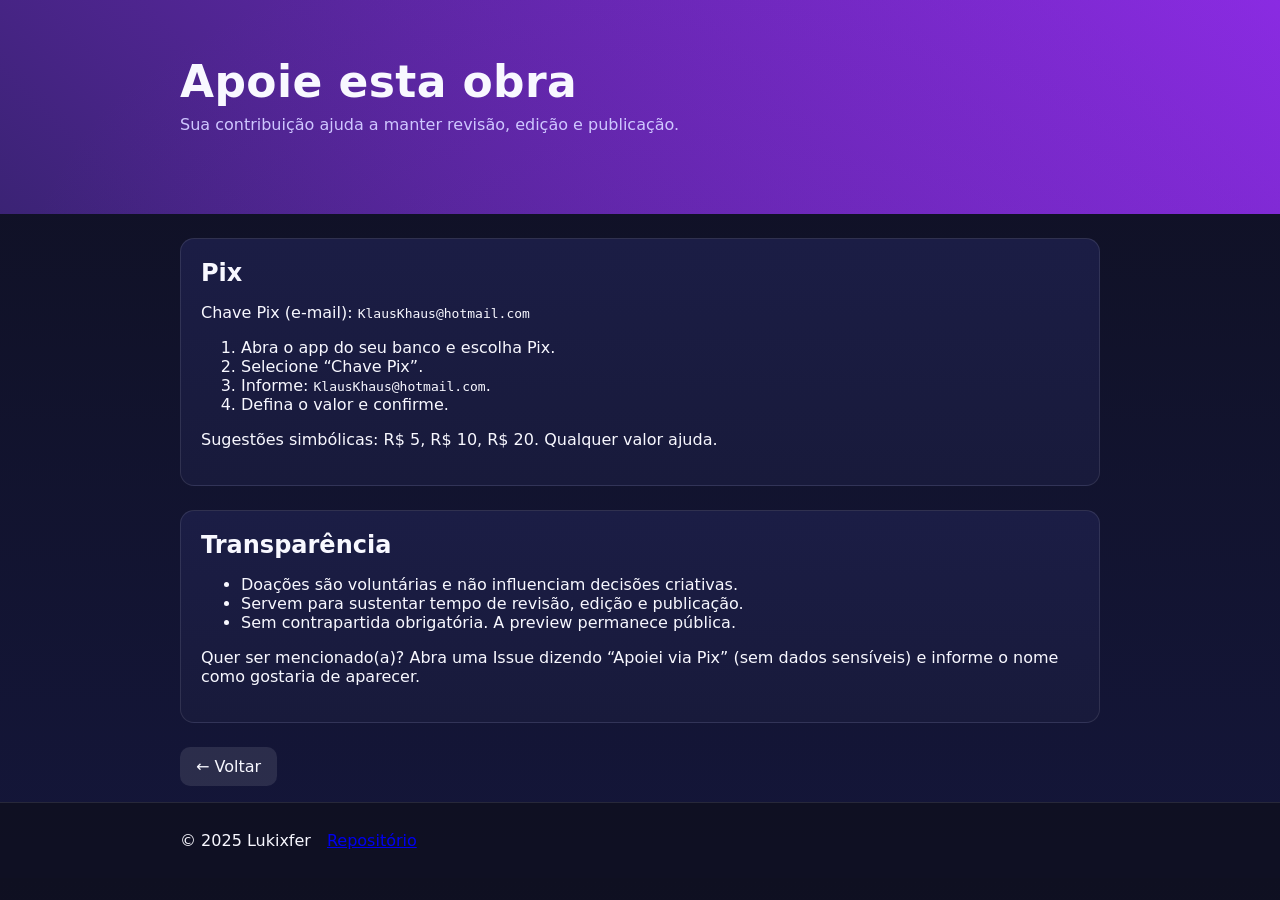
<file: docs/apoie.html>
<!doctype html>
<html lang="pt-br">
  <head>
    <meta charset="utf-8" />
    <meta name="viewport" content="width=device-width, initial-scale=1" />
    <title>Apoie — O Coração da Colmeia</title>
    <meta name="description" content="Apoie a preview de O Coração da Colmeia via Pix." />
    <link rel="icon" href="../assets/favicon.svg" type="image/svg+xml" />
    <link rel="stylesheet" href="./styles.css" />
  </head>
  <body>
    <header class="hero">
      <div class="container">
        <h1>Apoie esta obra</h1>
        <p class="tagline">Sua contribuição ajuda a manter revisão, edição e publicação.</p>
      </div>
    </header>

    <main class="container">
      <section>
        <h2>Pix</h2>
        <p>Chave Pix (e-mail): <code>KlausKhaus@hotmail.com</code></p>
        <ol>
          <li>Abra o app do seu banco e escolha Pix.</li>
          <li>Selecione “Chave Pix”.</li>
          <li>Informe: <code>KlausKhaus@hotmail.com</code>.</li>
          <li>Defina o valor e confirme.</li>
        </ol>
        <p>Sugestões simbólicas: R$ 5, R$ 10, R$ 20. Qualquer valor ajuda.</p>
      </section>

      <section>
        <h2>Transparência</h2>
        <ul>
          <li>Doações são voluntárias e não influenciam decisões criativas.</li>
          <li>Servem para sustentar tempo de revisão, edição e publicação.</li>
          <li>Sem contrapartida obrigatória. A preview permanece pública.</li>
        </ul>
        <p>Quer ser mencionado(a)? Abra uma Issue dizendo “Apoiei via Pix” (sem dados sensíveis) e informe o nome como gostaria de aparecer.</p>
      </section>

      <p><a class="btn" href="./index.html">← Voltar</a></p>
    </main>

    <footer>
      <div class="container">
        <span>© 2025 Lukixfer</span>
        <a target="_blank" href="https://github.com/Lukixfer/o-coracao-da-colmeia-preview">Repositório</a>
      </div>
    </footer>
  </body>
  </html>
</file>
<file: docs/styles.css>
:root{
  --bg:#0f1021;--fg:#f8f8ff;--muted:#cfc7ff;--brand:#8a2be2;--brand2:#3b2375;--card:#1a1b3a;
}
*{box-sizing:border-box}
html,body{margin:0;padding:0;background:linear-gradient(180deg,var(--bg),#14163a);color:var(--fg);font-family:system-ui,-apple-system,'Segoe UI',Roboto,Arial,'Noto Sans',sans-serif}
.container{max-width:960px;margin:0 auto;padding:0 20px}
.hero{padding:56px 0;background:radial-gradient(1000px 400px at 80% 120%,rgba(138,43,226,.25),transparent),linear-gradient(45deg,var(--brand2),var(--brand))}
.hero h1{margin:0 0 8px;font-size:44px;letter-spacing:.4px}
.hero .tagline{margin:0 0 24px;color:var(--muted)}
.cta{display:flex;gap:12px}
.btn{display:inline-block;padding:10px 16px;border-radius:10px;background:#ffffff1a;color:var(--fg);text-decoration:none;transition:.2s}
.btn:hover{background:#ffffff30}
.btn.primary{background:var(--brand);color:#fff}
.btn.primary:hover{background:#7a25c7}
main{padding:36px 0}
section{margin:24px 0;padding:20px;background:linear-gradient(180deg,#1b1d45,#181a3b);border:1px solid #ffffff1a;border-radius:14px}
h2{margin:0 0 12px}
.chapters{display:grid;grid-template-columns:repeat(auto-fill,minmax(120px,1fr));gap:10px;padding:0;margin:0;list-style:none}
.chapters a{display:block;padding:10px 12px;border-radius:8px;background:#ffffff12;color:#fff;text-decoration:none}
.chapters a:hover{background:#ffffff24}
footer{padding:28px 0;border-top:1px solid #ffffff1a;background:#0f1021e6}
footer .container{display:flex;gap:16px;align-items:center;justify-content:flex-start;flex-wrap:wrap}
</file>
